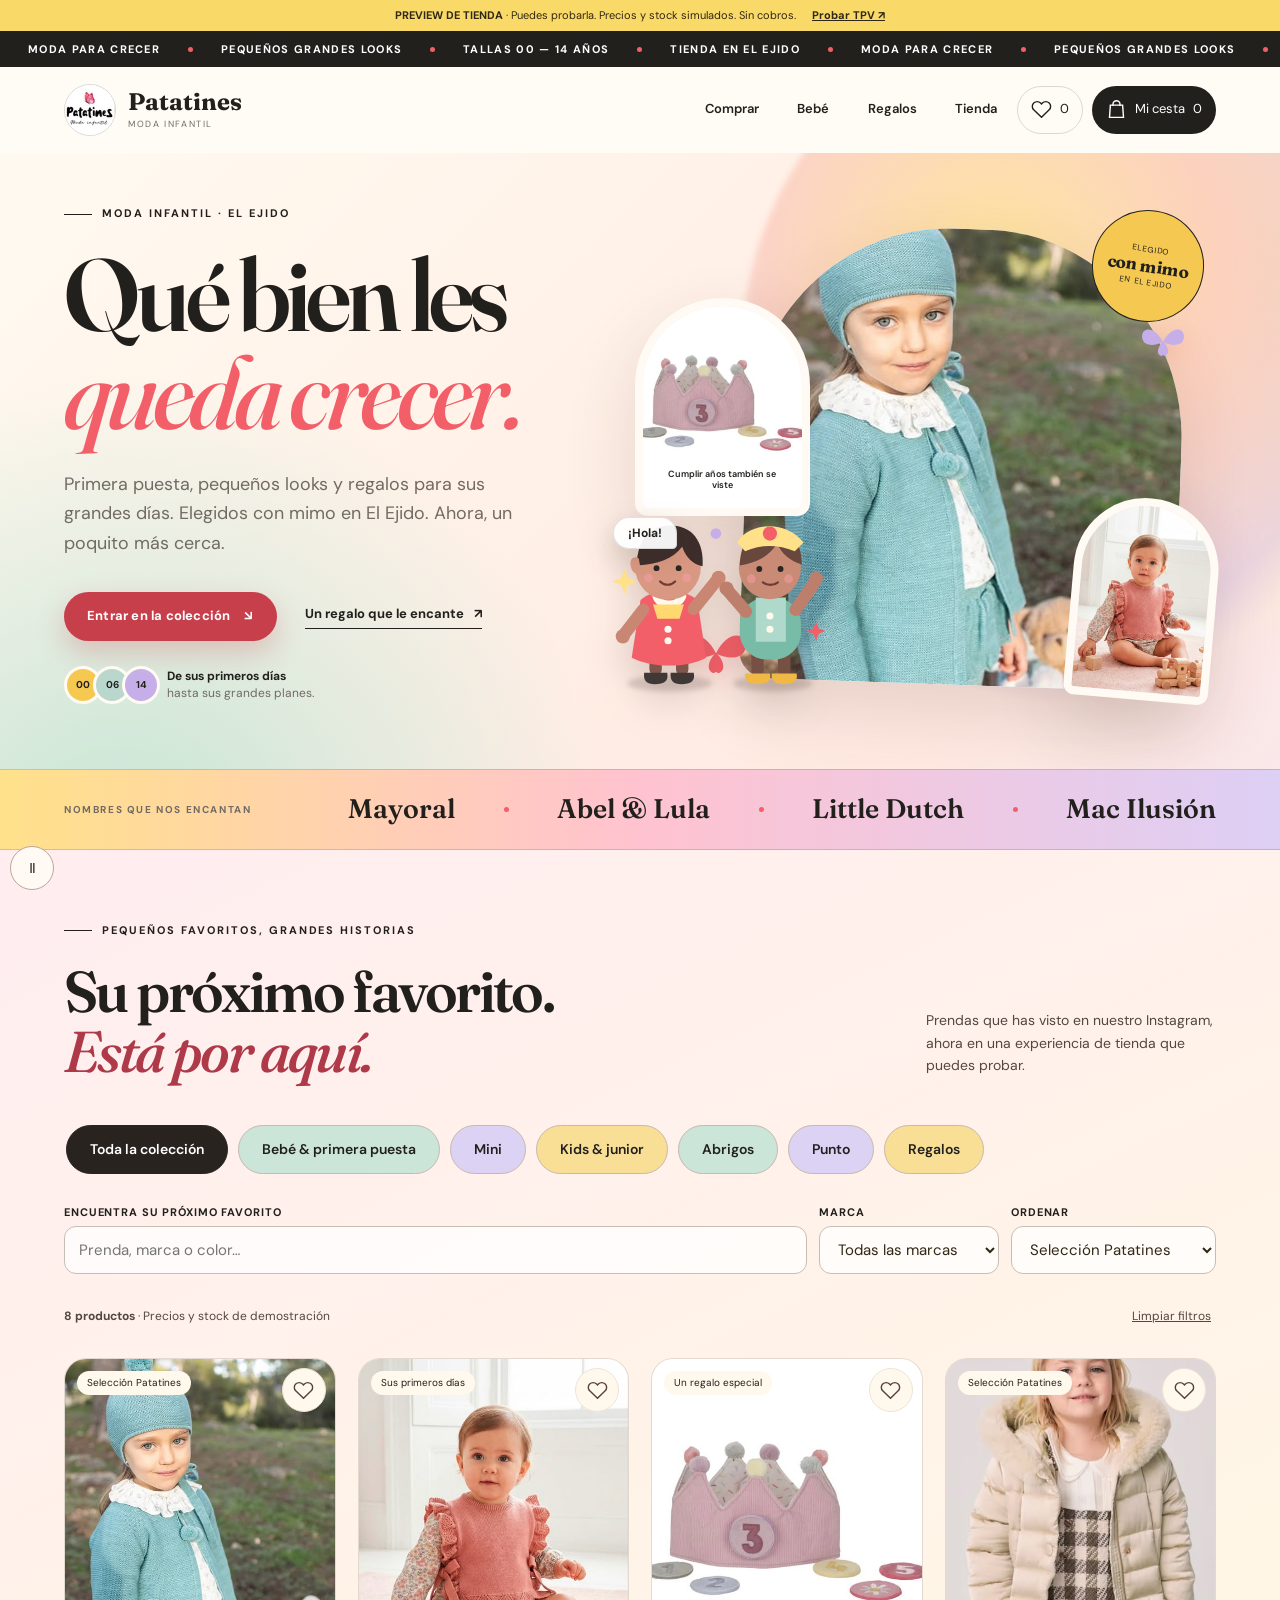
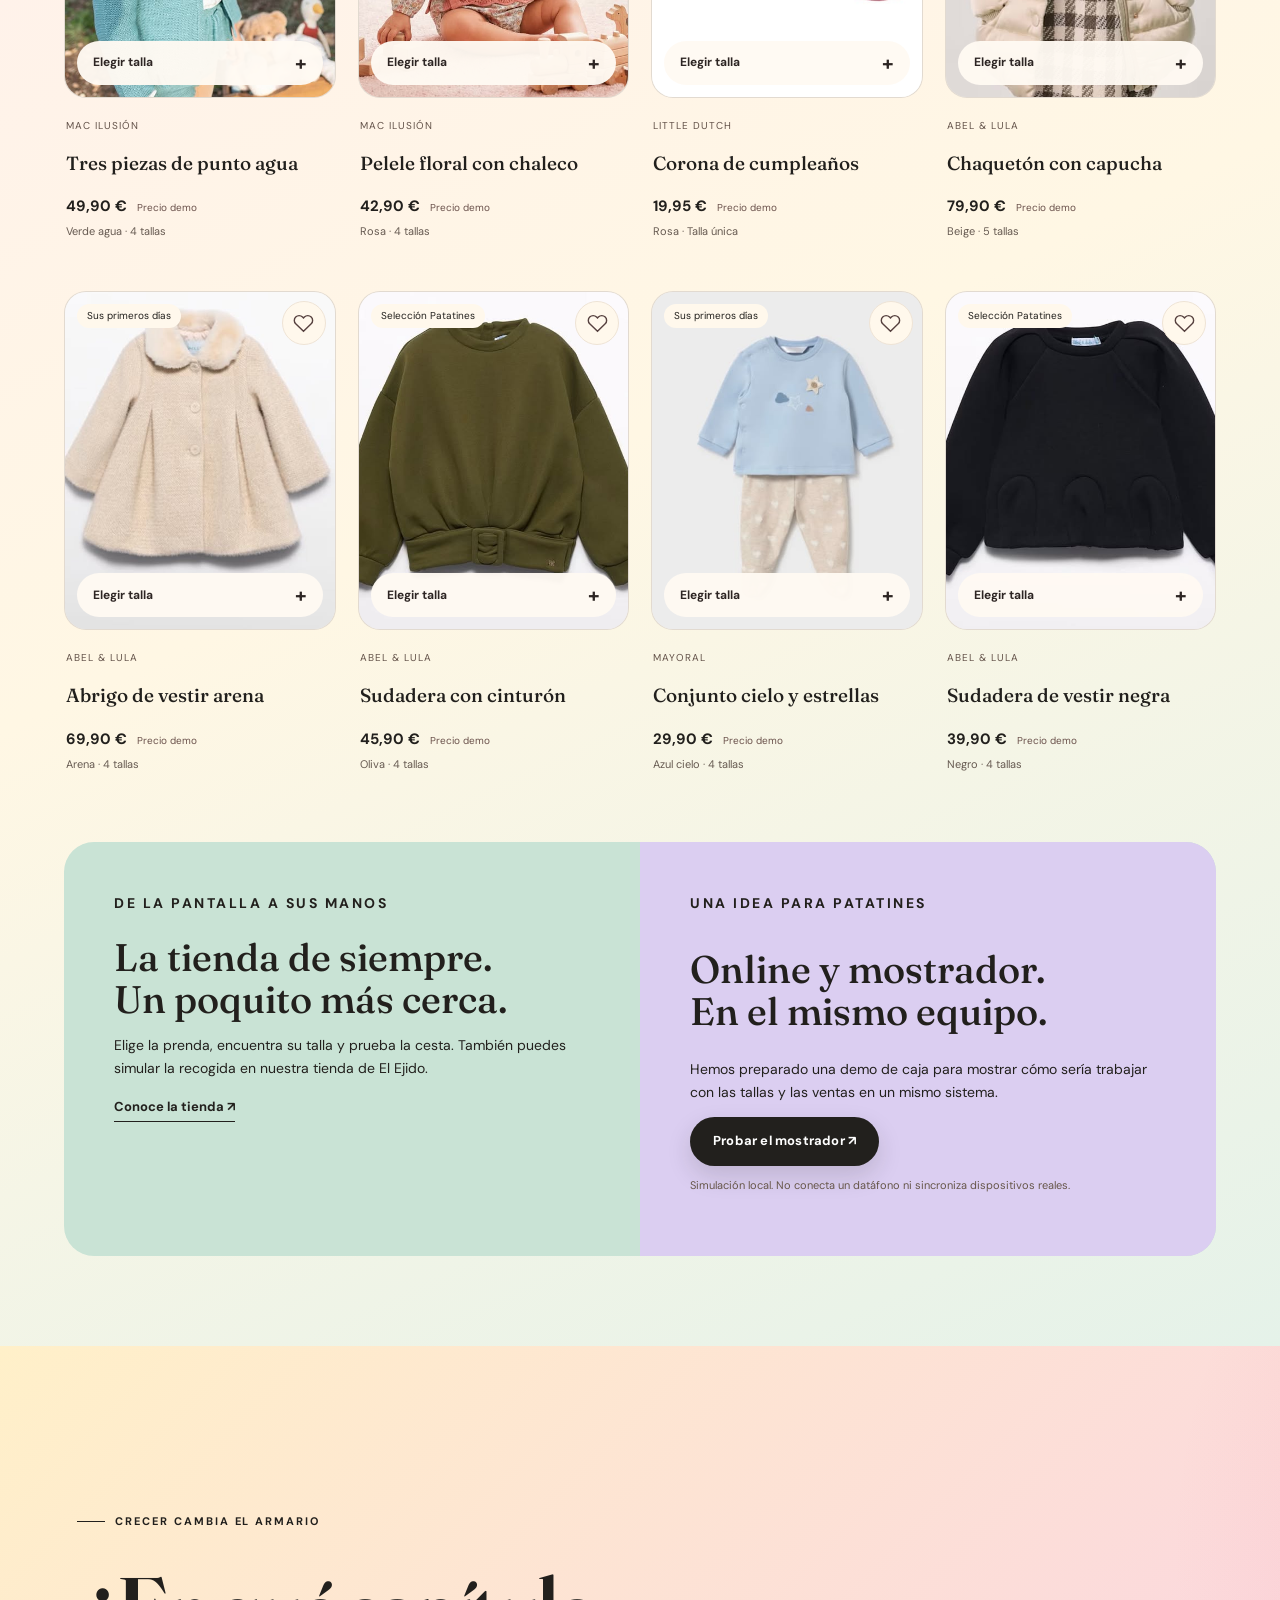
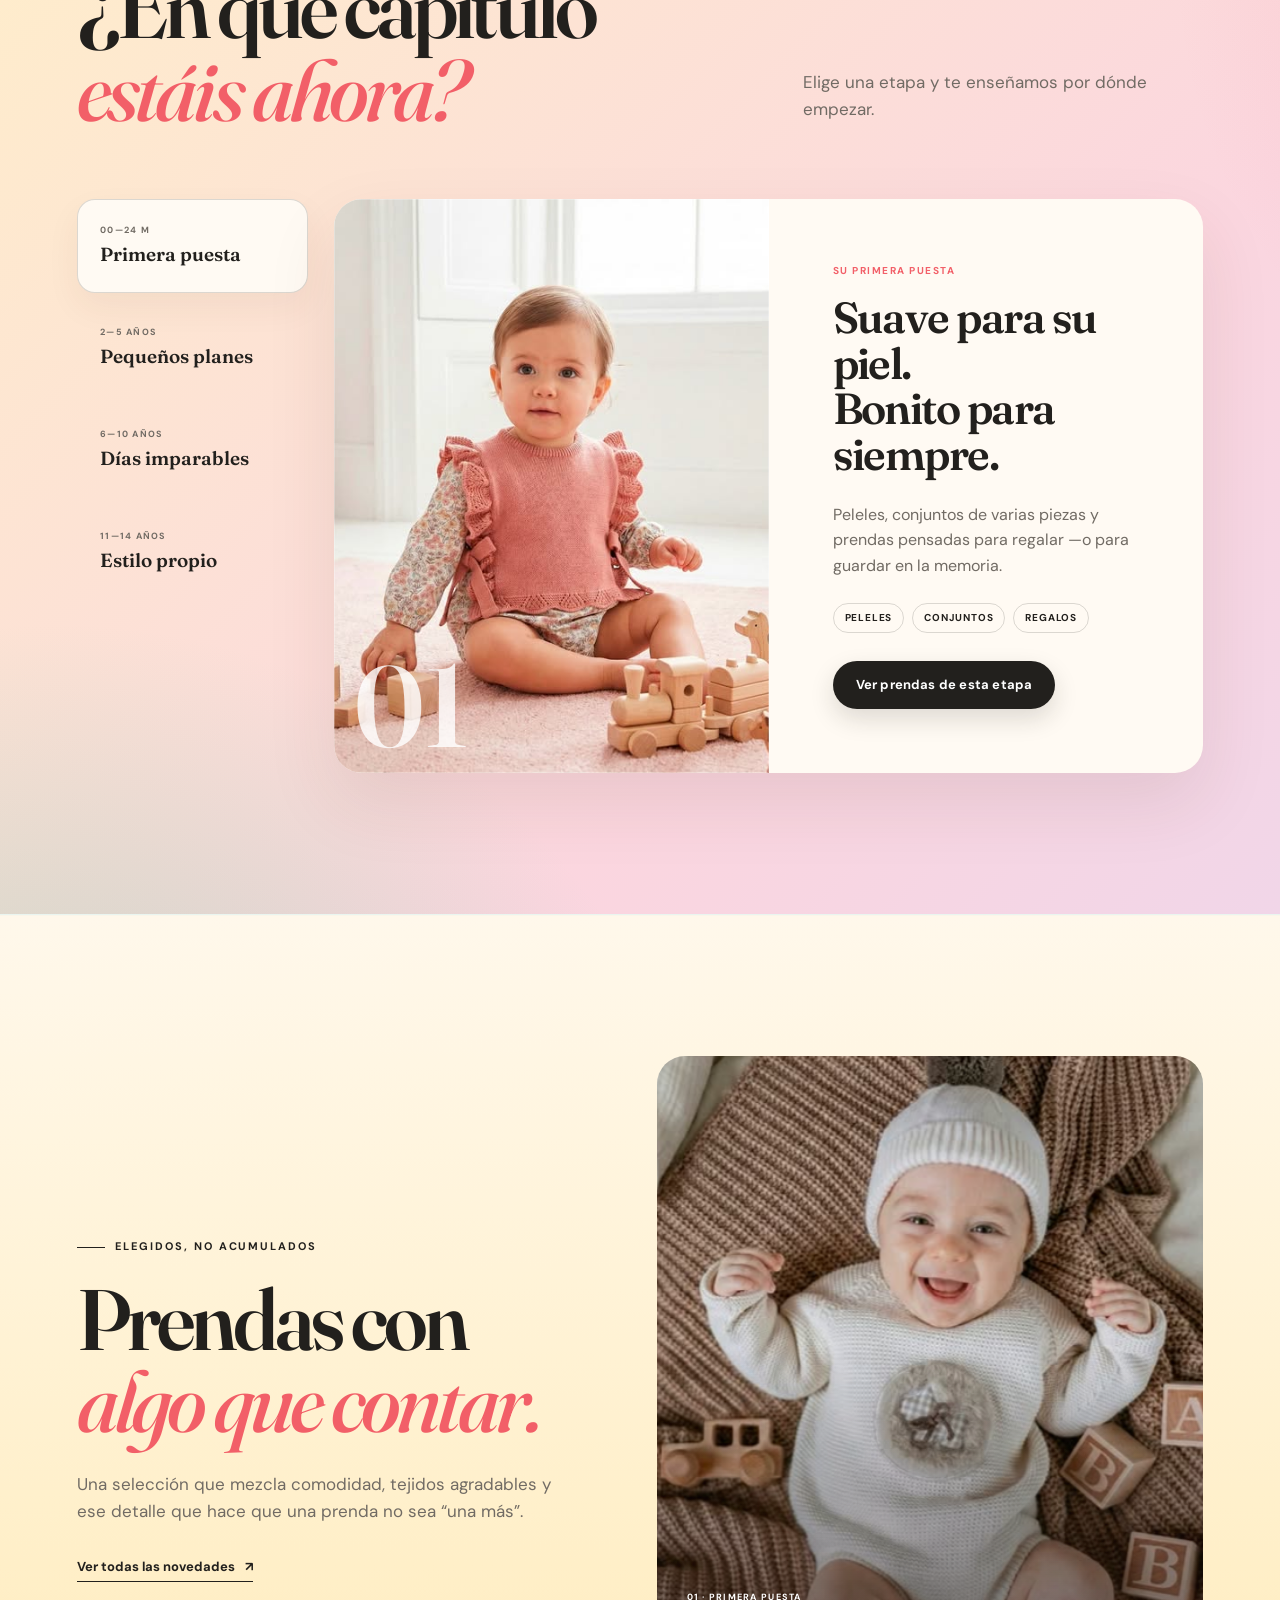
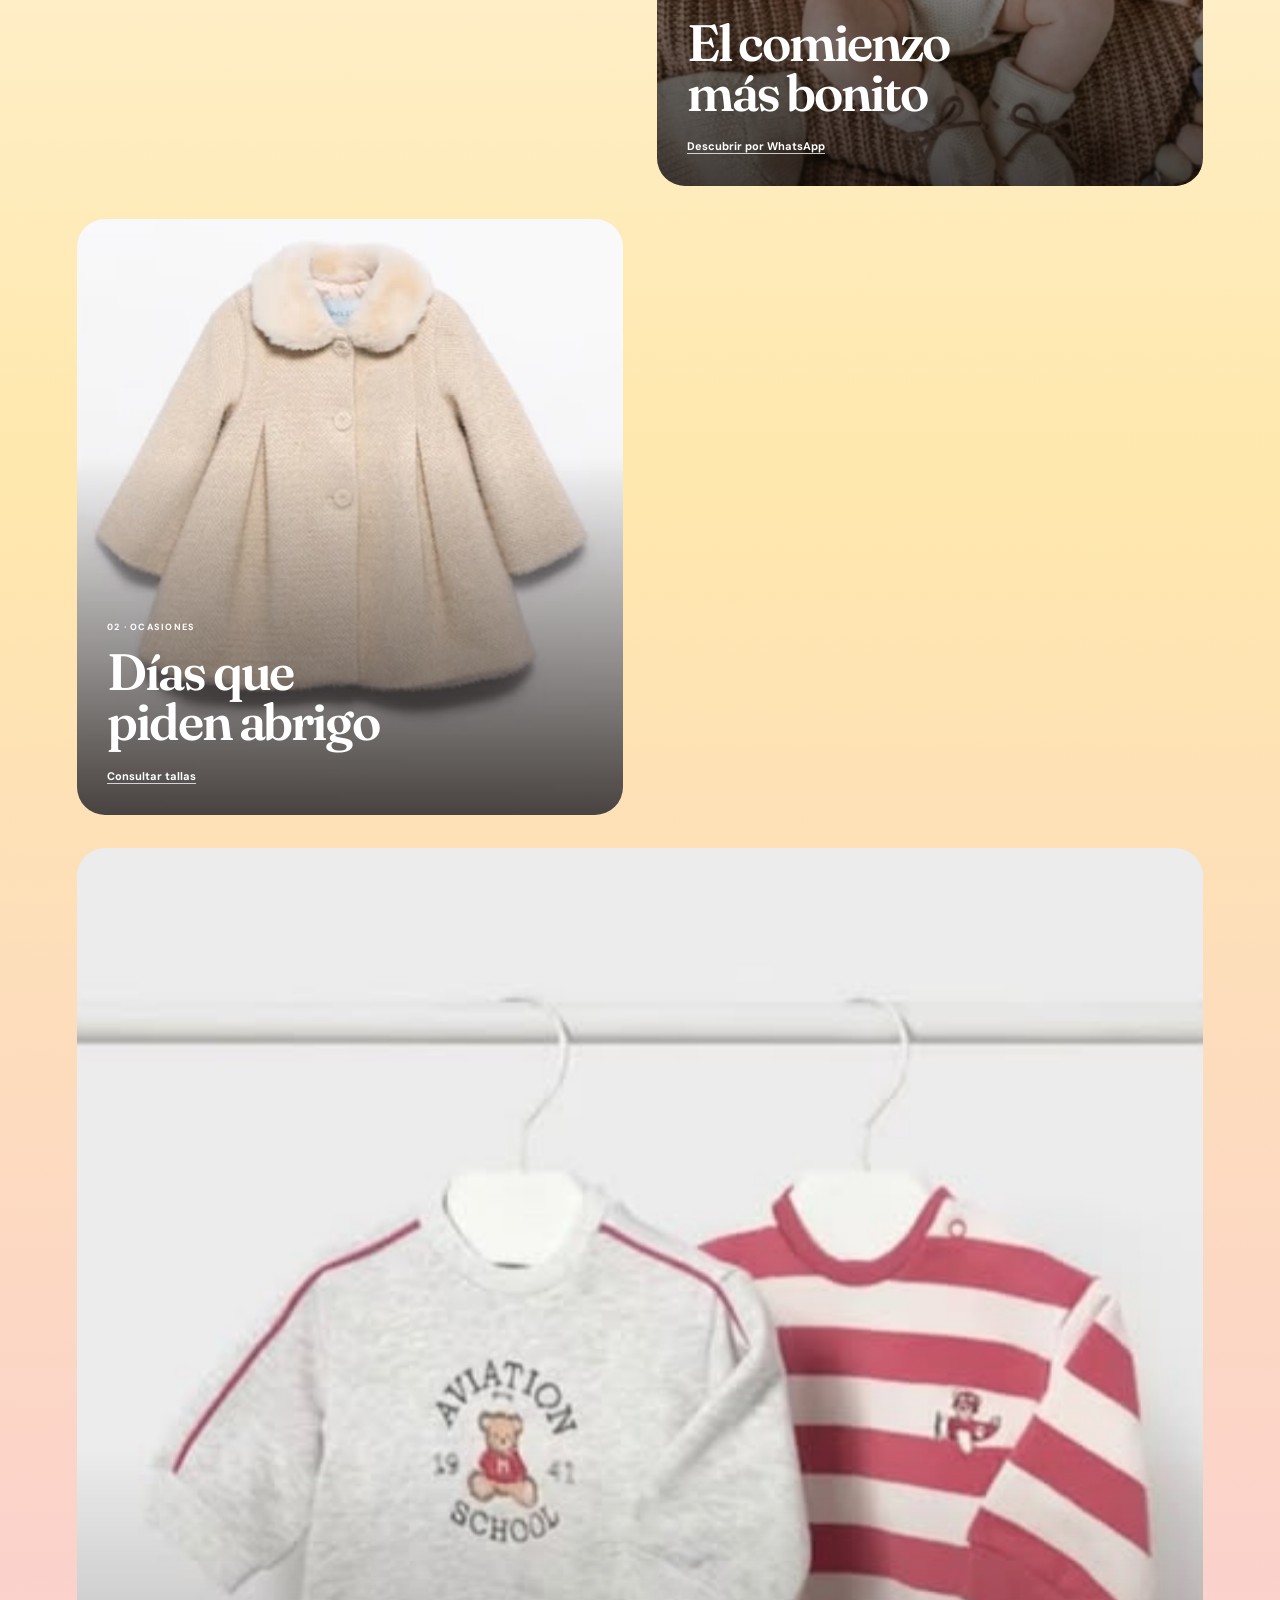
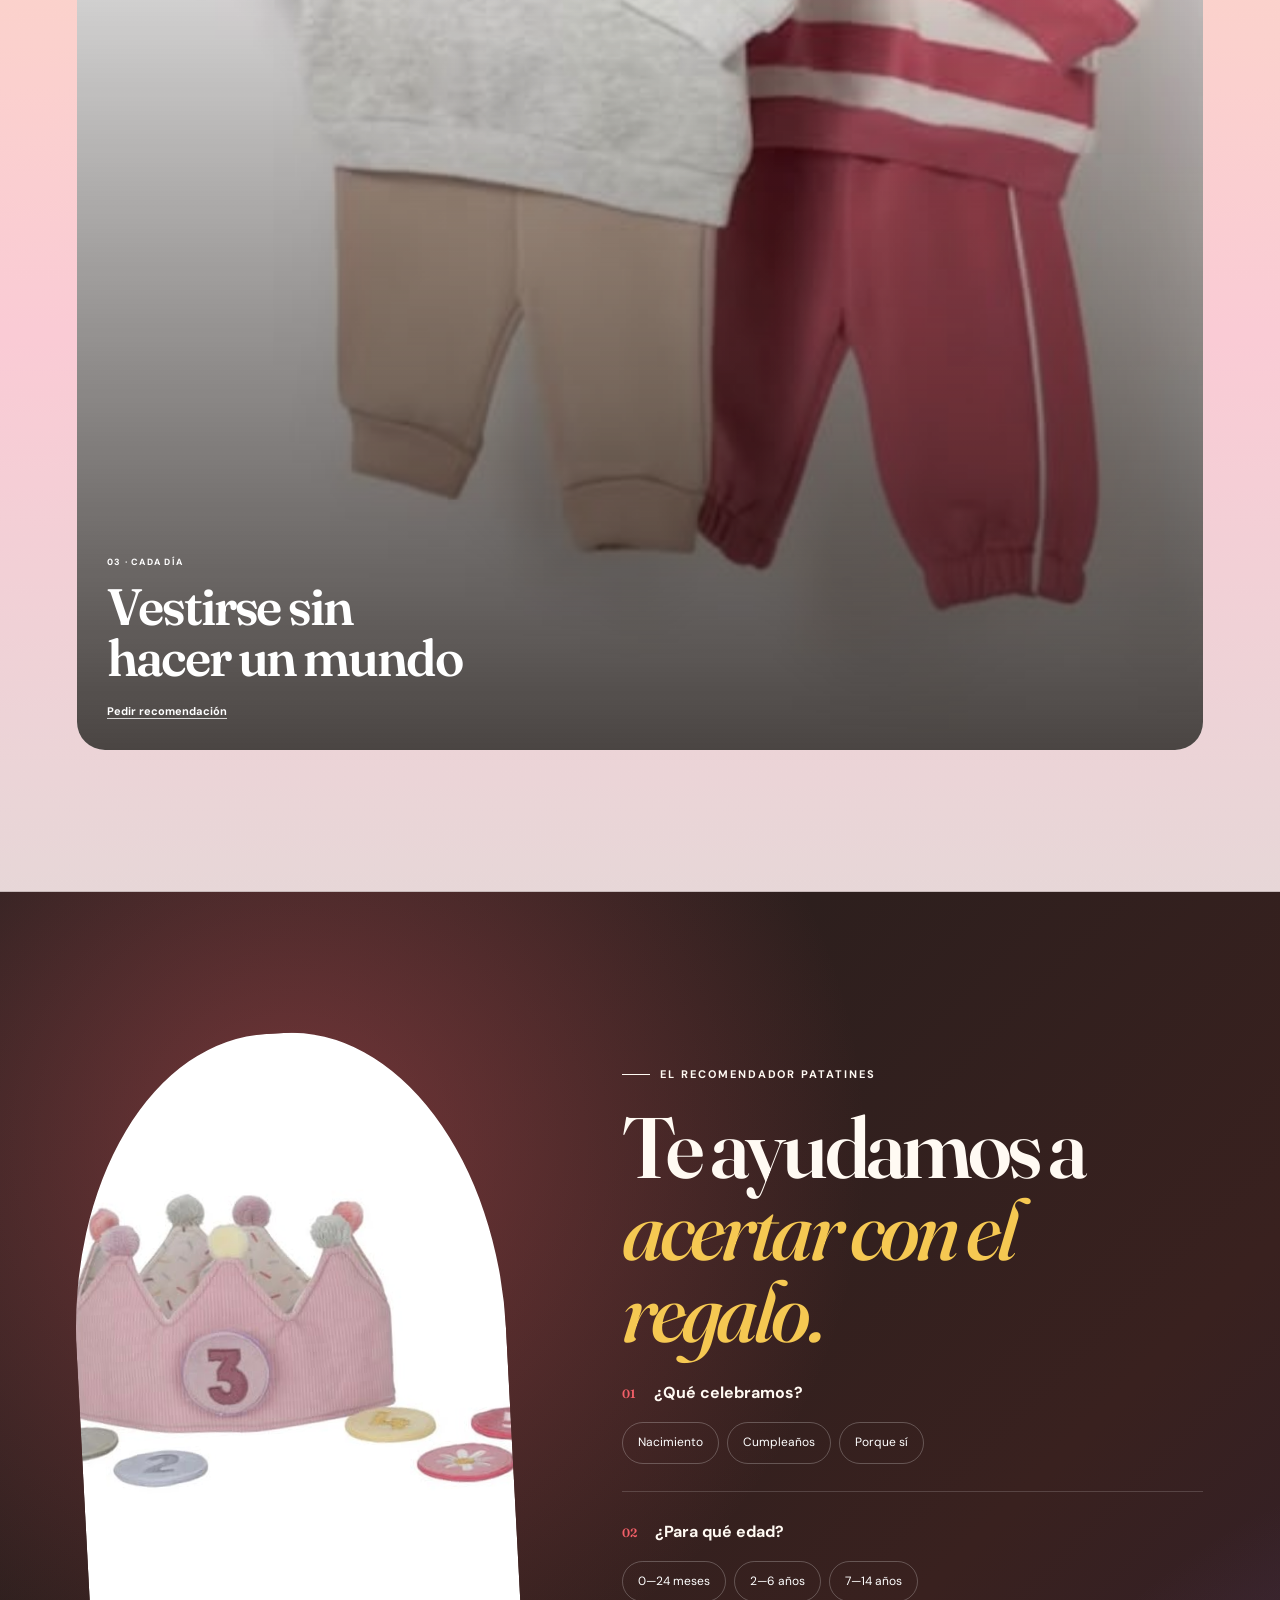
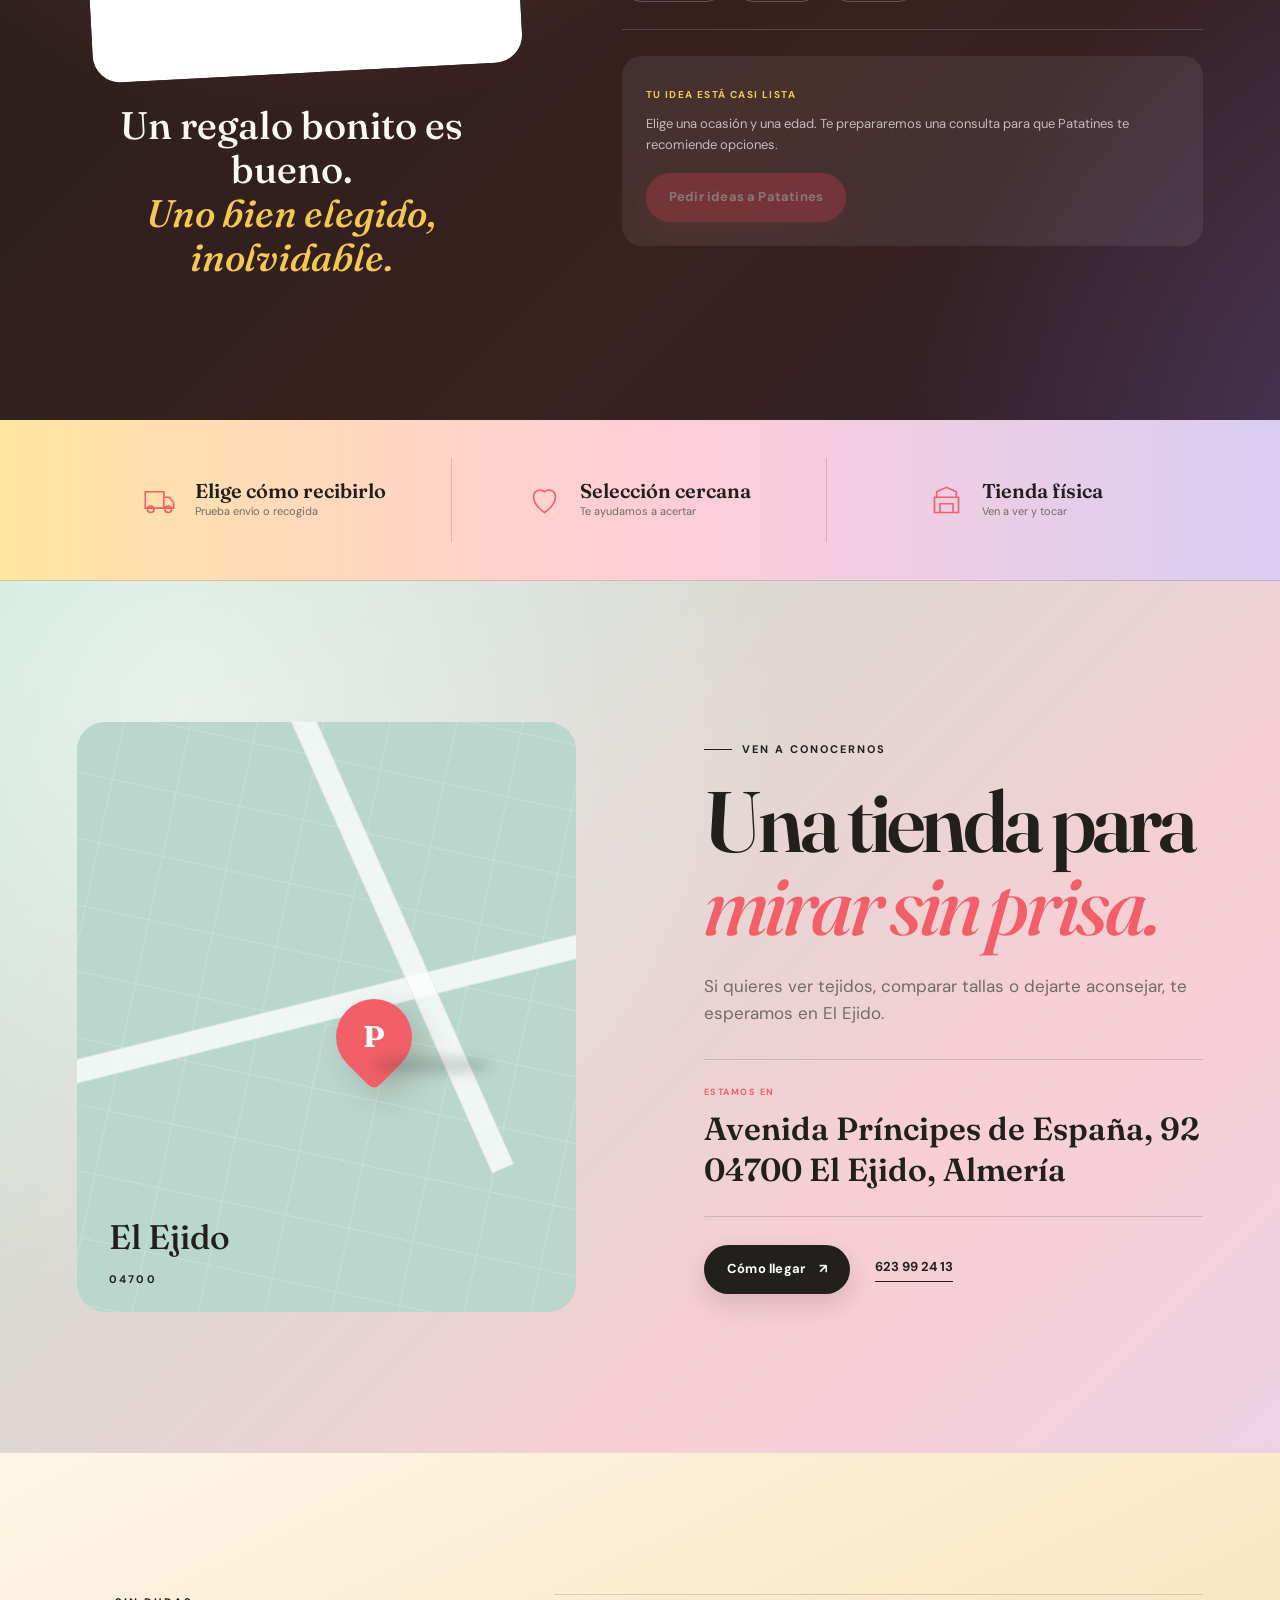
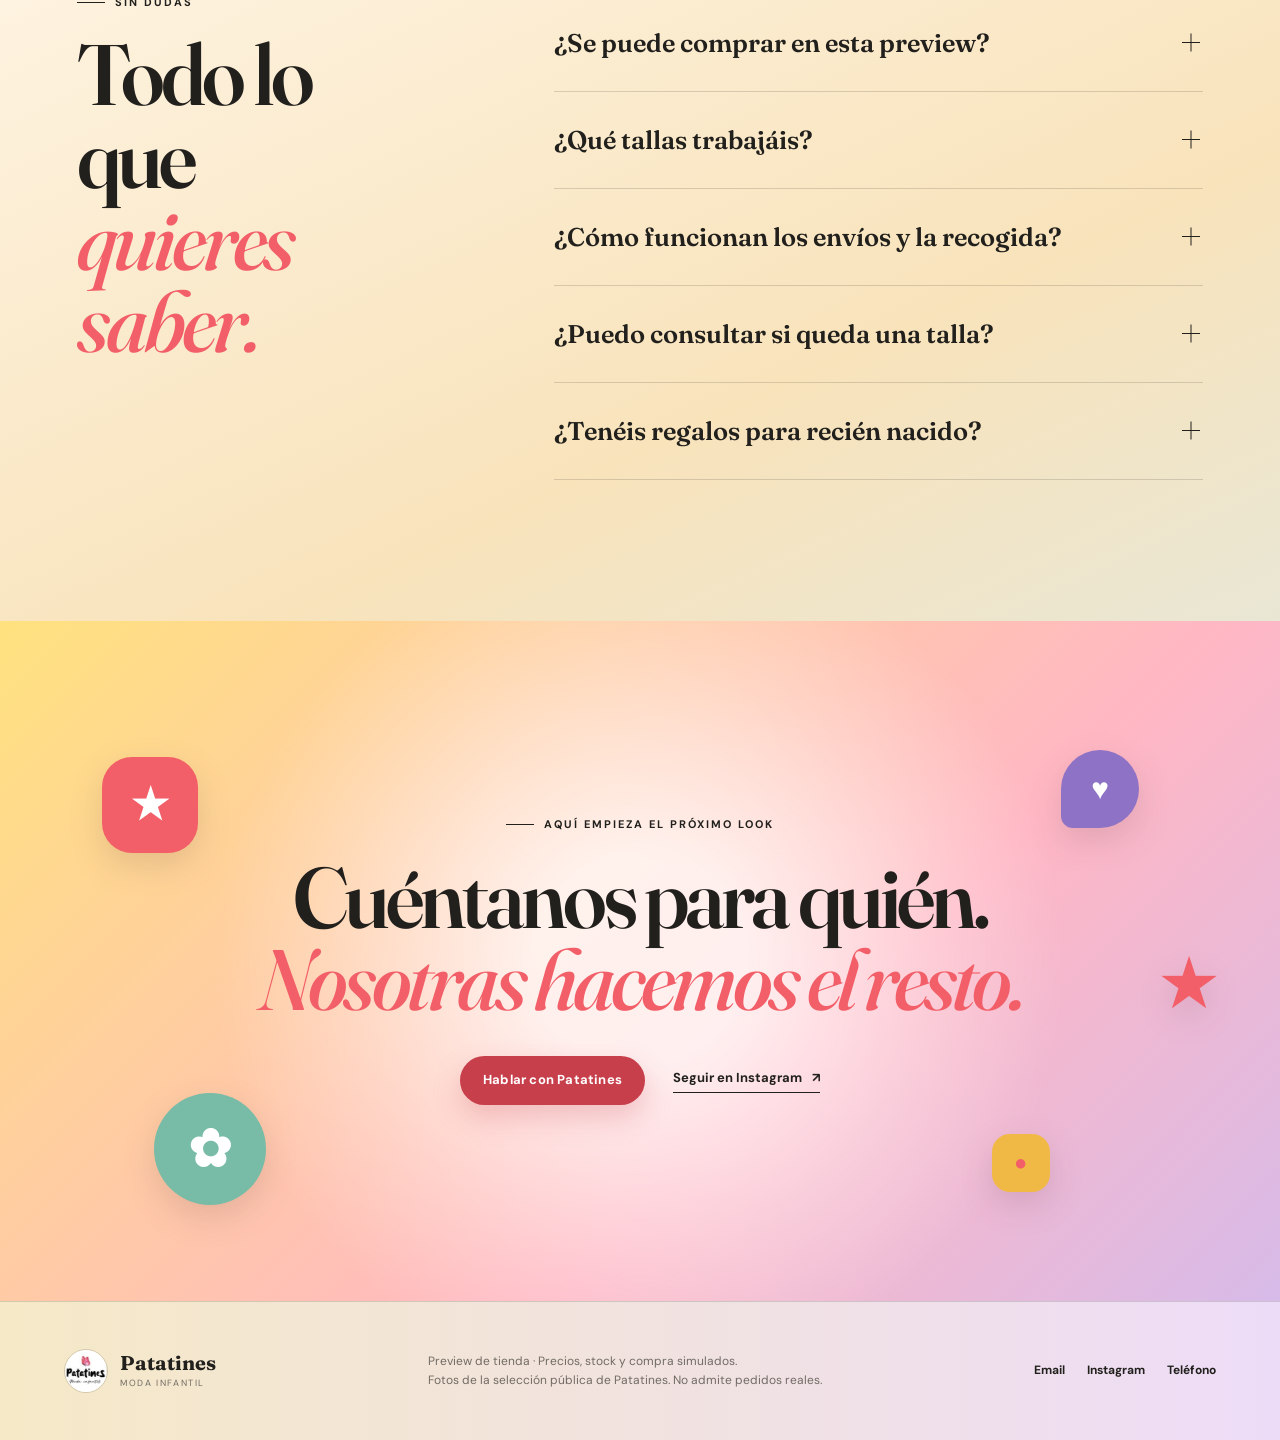
<file: index.html>
<!doctype html>
<html lang="es">
<head>
  <meta charset="utf-8">
  <meta name="viewport" content="width=device-width, initial-scale=1">
  <meta name="description" content="Patatines Moda Infantil: ropa, accesorios y regalos para peques de 0 a 14 años en El Ejido, Almería.">
  <meta name="theme-color" content="#fffcf6">
  <meta name="robots" content="noindex,nofollow">
  <meta property="og:title" content="Patatines Moda Infantil · El Ejido">
  <meta property="og:description" content="Qué bien les queda crecer. Moda infantil, primera puesta, accesorios y regalos.">
  <meta property="og:image" content="assets/instagram-10.jpg">
  <link rel="canonical" href="https://jmcabeo-ai.github.io/patatines-moda-infantil-demo/">
  <title>Patatines · Tienda online de moda infantil | Preview</title>
  <link rel="preconnect" href="https://fonts.googleapis.com">
  <link rel="preconnect" href="https://fonts.gstatic.com" crossorigin>
  <link href="https://fonts.googleapis.com/css2?family=DM+Sans:wght@400;500;600;700&family=Fraunces:opsz,wght@9..144,500;9..144,600;9..144,700&display=swap" rel="stylesheet" media="print" onload="this.media='all'">
  <noscript><link href="https://fonts.googleapis.com/css2?family=DM+Sans:wght@400;500;600;700&family=Fraunces:opsz,wght@9..144,500;9..144,600;9..144,700&display=swap" rel="stylesheet"></noscript>
  <link rel="icon" href="favicon.svg" type="image/svg+xml">
  <link rel="stylesheet" href="styles.css?v=20260925-mobile-motion">
  <link rel="stylesheet" href="shop.css?v=20260925-shop">
  <script type="application/ld+json">
  {
    "@context": "https://schema.org",
    "@type": "ClothingStore",
    "name": "Patatines Moda Infantil",
    "description": "Moda infantil, primera puesta, accesorios y regalos de 0 a 14 años.",
    "telephone": "+34623992413",
    "email": "patatines.moda.infantil92@gmail.com",
    "address": {
      "@type": "PostalAddress",
      "streetAddress": "Avenida Príncipes de España, 92",
      "postalCode": "04700",
      "addressLocality": "El Ejido",
      "addressRegion": "Almería",
      "addressCountry": "ES"
    },
    "sameAs": ["https://www.instagram.com/patatines.moda.infantil/"]
  }
  </script>
</head>
<body data-mode="web">
  <a class="skip-link" href="#contenido">Saltar al contenido</a>
  <div class="cursor-aura" aria-hidden="true"></div>

  <div class="intro" aria-hidden="true">
    <div class="intro__mark">
      <span>P</span>
      <svg viewBox="0 0 70 56" role="presentation"><path d="M35 29C24 4 4 7 6 22c2 12 17 13 29 7Z"/><path d="M35 29C46 4 66 7 64 22c-2 12-17 13-29 7Z"/><path d="M35 28c-8 8-11 18-4 21 7 2 7-12 4-21Z"/><path d="M35 28c8 8 11 18 4 21-7 2-7-12-4-21Z"/></svg>
    </div>
    <p>Pequeñas prendas. Grandes historias.</p>
  </div>

  <div class="demo-bar"><span><strong>PREVIEW DE TIENDA</strong> · Puedes probarla. Precios y stock simulados. Sin cobros.</span><a href="tpv.html">Probar TPV ↗</a></div>
  <div class="announcement">
    <div class="announcement__track" aria-label="Ventajas de compra">
      <span>Moda para crecer</span><i></i><span>Pequeños grandes looks</span><i></i><span>Tallas 00 — 14 años</span><i></i><span>Tienda en El Ejido</span><i></i>
      <span aria-hidden="true">Moda para crecer</span><i aria-hidden="true"></i><span aria-hidden="true">Pequeños grandes looks</span><i aria-hidden="true"></i><span aria-hidden="true">Tallas 00 — 14 años</span><i aria-hidden="true"></i><span aria-hidden="true">Tienda en El Ejido</span>
    </div>
  </div>

  <header class="site-header" data-header>
    <a class="brand" href="#inicio">
      <img src="assets/logo-instagram.jpg" alt="" width="54" height="54">
      <span><strong>Patatines</strong><small>Moda infantil</small></span>
    </a>
    <nav class="desktop-nav" aria-label="Navegación principal">
      <a href="#catalogo">Comprar</a>
      <a href="#catalogo" data-shop-category="bebe">Bebé</a>
      <a href="#catalogo" data-shop-category="regalos">Regalos</a>
      <a href="#tienda">Tienda</a>
    </nav>
    <div class="shop-header-actions"><button id="favorite-filter" class="shop-icon" aria-label="Ver favoritos" aria-pressed="false"><svg viewBox="0 0 24 24" aria-hidden="true"><path d="M20.8 4.6a5.5 5.5 0 0 0-7.8 0L12 5.7l-1.1-1.1a5.5 5.5 0 0 0-7.8 7.8L12 21l8.8-8.6a5.5 5.5 0 0 0 0-7.8Z"/></svg><span data-favorites-count>0</span></button><button class="shop-icon shop-icon--cart" data-open-cart aria-label="Abrir cesta"><svg viewBox="0 0 24 24" aria-hidden="true"><path d="M5 7h14l1 14H4L5 7ZM8 8V6a4 4 0 0 1 8 0v2"/></svg><span class="shop-cart-label">Mi cesta</span><span data-cart-count>0</span></button></div>
    <button class="menu-toggle" type="button" aria-expanded="false" aria-controls="mobile-menu" aria-label="Abrir menú">
      <span></span><span></span>
    </button>
    <div class="mobile-menu" id="mobile-menu" hidden>
      <a href="#catalogo">Toda la colección</a>
      <a href="#catalogo" data-shop-category="bebe">Bebé &amp; primera puesta</a>
      <a href="#catalogo" data-shop-category="junior">Kids &amp; junior</a>
      <a href="#catalogo" data-shop-category="regalos">Regalos</a>
      <a href="#tienda">Tienda</a>
      <a href="https://wa.me/34623992413" target="_blank" rel="noopener">Hablar con Patatines</a>
    </div>
  </header>

  <main id="contenido">
    <section class="hero" id="inicio">
      <div class="hero__wash" aria-hidden="true"></div>
      <div class="mobile-greeting" aria-hidden="true">
        <span class="mobile-greeting__bubble">¡Hola!</span>
        <span class="mobile-greeting__face mobile-greeting__face--coral"><i></i></span>
        <span class="mobile-greeting__face mobile-greeting__face--mint"><i></i></span>
        <span class="mobile-greeting__star">★</span>
      </div>
      <div class="hero__copy reveal">
        <p class="eyebrow"><span></span> Moda infantil · El Ejido</p>
        <h1>Qué bien les<br><em>queda crecer.</em></h1>
        <p class="hero__lead">Primera puesta, pequeños looks y regalos para sus grandes días. Elegidos con mimo en El Ejido. Ahora, un poquito más cerca.</p>
        <div class="hero__actions">
          <a class="button button--coral" href="#catalogo">Entrar en la colección <span aria-hidden="true">↘</span></a>
          <a class="text-link" href="#catalogo" data-shop-category="regalos">Un regalo que le encante <span aria-hidden="true">↗</span></a>
        </div>
        <div class="hero__note">
          <div class="avatar-stack" aria-hidden="true"><span>00</span><span>06</span><span>14</span></div>
          <p><strong>De sus primeros días</strong><br>hasta sus grandes planes.</p>
        </div>
      </div>

      <div class="hero__visual" data-parallax>
        <div class="hero__stamp" aria-hidden="true"><span>Elegido</span><strong>con mimo</strong><span>en El Ejido</span></div>
        <figure class="photo photo--main">
          <img src="assets/instagram-10.jpg" alt="Conjunto infantil de punto en tono verde agua" width="640" height="640" fetchpriority="high">
        </figure>
        <figure class="photo photo--small photo--crown">
          <img src="assets/instagram-06.jpg" alt="Corona infantil de cumpleaños ajustable" width="640" height="640">
          <figcaption>Cumplir años también se viste</figcaption>
        </figure>
        <figure class="photo photo--small photo--baby">
          <img src="assets/instagram-11.jpg" alt="Conjunto de primera puesta en tonos rosa y flores" width="640" height="640">
        </figure>
        <svg class="butterfly butterfly--one" viewBox="0 0 74 60" aria-hidden="true"><path d="M37 31C24 4 2 8 5 25c2 12 18 13 32 6Z"/><path d="M37 31C50 4 72 8 69 25c-2 12-18 13-32 6Z"/><path d="M37 30c-8 8-11 18-4 22 7 2 7-12 4-22Z"/><path d="M37 30c8 8 11 18 4 22-7 2-7-12-4-22Z"/></svg>
        <svg class="butterfly butterfly--two" viewBox="0 0 74 60" aria-hidden="true"><path d="M37 31C24 4 2 8 5 25c2 12 18 13 32 6Z"/><path d="M37 31C50 4 72 8 69 25c-2 12-18 13-32 6Z"/><path d="M37 30c-8 8-11 18-4 22 7 2 7-12 4-22Z"/><path d="M37 30c8 8 11 18 4 22-7 2-7-12-4-22Z"/></svg>
        <div class="toy-stage" aria-hidden="true">
          <span class="toy-stage__bubble">¡Hola!</span>
          <svg viewBox="0 0 260 220" focusable="false">
            <ellipse class="toy__shadow" cx="72" cy="199" rx="48" ry="9"/>
            <ellipse class="toy__shadow" cx="188" cy="199" rx="45" ry="9"/>
            <g class="toy toy--coral">
              <g class="toy__bob">
                <rect x="49" y="156" width="14" height="34" rx="7" fill="#80564a"/>
                <rect x="79" y="156" width="14" height="34" rx="7" fill="#80564a"/>
                <path d="M43 187h26c2 9-3 13-14 13-9 0-13-4-12-13Z" fill="#3f3837"/>
                <path d="M73 187h26c2 9-3 13-14 13-9 0-13-4-12-13Z" fill="#3f3837"/>
                <path d="M39 105c14-13 48-14 64 0l10 65c-21 12-61 12-84 0Z" fill="#f25f68"/>
                <path d="M57 101c4 12 24 12 29 0" fill="none" stroke="#fff8ed" stroke-width="9" stroke-linecap="round"/>
                <path d="M42 116 21 143" fill="none" stroke="#c98672" stroke-width="14" stroke-linecap="round"/>
                <circle cx="19" cy="146" r="8" fill="#c98672"/>
                <g class="toy__arm toy__arm--wave">
                  <path d="M99 115 124 84" fill="none" stroke="#c98672" stroke-width="14" stroke-linecap="round"/>
                  <circle cx="127" cy="80" r="8" fill="#c98672"/>
                </g>
                <circle cx="70" cy="68" r="37" fill="#d89882"/>
                <path d="M35 66c0-31 17-45 38-45 24 0 38 18 36 46-11-2-19-10-23-22-11 14-27 20-51 21Z" fill="#3d2e2c"/>
                <path d="M37 58c-6-4-11 1-9 9 1 7 6 10 12 8" fill="#d89882"/>
                <g class="toy__eyes">
                  <circle cx="57" cy="69" r="3.3" fill="#2b2524"/>
                  <circle cx="82" cy="69" r="3.3" fill="#2b2524"/>
                </g>
                <circle cx="48" cy="80" r="5" fill="#ef9c9f" opacity=".72"/>
                <circle cx="91" cy="80" r="5" fill="#ef9c9f" opacity=".72"/>
                <path d="M61 84c5 5 12 5 17 0" fill="none" stroke="#6e3d38" stroke-width="2.5" stroke-linecap="round"/>
                <path d="M53 110h35l-5 16H58Z" fill="#ffd96f"/>
                <circle cx="70" cy="138" r="4" fill="#fff8ed"/>
                <circle cx="70" cy="151" r="4" fill="#fff8ed"/>
              </g>
            </g>
            <g class="toy toy--mint">
              <g class="toy__bob">
                <rect x="164" y="158" width="14" height="33" rx="7" fill="#775044"/>
                <rect x="194" y="158" width="14" height="33" rx="7" fill="#775044"/>
                <path d="M157 188h28c2 8-3 12-15 12-9 0-14-4-13-12Z" fill="#f0b946"/>
                <path d="M187 188h28c2 8-3 12-15 12-9 0-14-4-13-12Z" fill="#f0b946"/>
                <rect x="151" y="102" width="69" height="70" rx="30" fill="#78bca7"/>
                <path d="M169 102v50h34v-50" fill="#afd9cb"/>
                <path d="M158 118 138 95" fill="none" stroke="#bd7f6c" stroke-width="14" stroke-linecap="round"/>
                <circle cx="136" cy="92" r="8" fill="#bd7f6c"/>
                <g class="toy__arm toy__arm--wave toy__arm--wave-late">
                  <path d="M214 116 235 86" fill="none" stroke="#bd7f6c" stroke-width="14" stroke-linecap="round"/>
                  <circle cx="237" cy="81" r="8" fill="#bd7f6c"/>
                </g>
                <circle cx="185" cy="69" r="35" fill="#c98b76"/>
                <path d="M151 66c1-28 14-42 35-42 21 0 35 14 35 41-13-4-23-12-28-24-8 14-22 22-42 25Z" fill="#68473d"/>
                <path d="M148 40c13-23 55-26 75 0l-10 10c-19-8-38-8-56 0Z" fill="#ffe18a"/>
                <circle cx="185" cy="30" r="8" fill="#f25f68"/>
                <g class="toy__eyes toy__eyes--late">
                  <circle cx="173" cy="70" r="3.3" fill="#2b2524"/>
                  <circle cx="197" cy="70" r="3.3" fill="#2b2524"/>
                </g>
                <circle cx="164" cy="81" r="5" fill="#e99896" opacity=".72"/>
                <circle cx="206" cy="81" r="5" fill="#e99896" opacity=".72"/>
                <path d="M177 85c5 4 12 4 17 0" fill="none" stroke="#6e3d38" stroke-width="2.5" stroke-linecap="round"/>
                <circle cx="185" cy="123" r="4" fill="#fff8ed"/>
                <circle cx="185" cy="138" r="4" fill="#fff8ed"/>
              </g>
            </g>
            <g class="toy__sparkle toy__sparkle--one"><path d="m21 70 4 10 10 4-10 4-4 10-4-10-10-4 10-4Z" fill="#ffe18a"/></g>
            <g class="toy__sparkle toy__sparkle--two"><path d="m237 129 3 8 8 3-8 3-3 8-3-8-8-3 8-3Z" fill="#f25f68"/></g>
            <circle class="toy__sparkle toy__sparkle--three" cx="124" cy="30" r="6" fill="#c6afe8"/>
          </svg>
        </div>
      </div>
    </section>

    <section class="brand-ribbon" aria-label="Marcas presentes en la selección de Patatines">
      <span class="brand-ribbon__label">Nombres que nos encantan</span>
      <div class="brand-ribbon__names">
        <span>Mayoral</span><i></i><span>Abel &amp; Lula</span><i></i><span>Little Dutch</span><i></i><span>Mac Ilusión</span>
      </div>
    </section>

    <section class="shop-section" id="catalogo" aria-labelledby="shop-title">
      <div class="shop-heading"><div><p class="eyebrow"><span></span> Pequeños favoritos, grandes historias</p><h2>Su próximo favorito.<br><em>Está por aquí.</em></h2></div><p>Prendas que has visto en nuestro Instagram, ahora en una experiencia de tienda que puedes probar.</p></div>
      <div class="shop-categories" aria-label="Categorías de producto">
        <button data-category="all" aria-pressed="true">Toda la colección</button><button data-category="bebe" aria-pressed="false">Bebé &amp; primera puesta</button><button data-category="mini" aria-pressed="false">Mini</button><button data-category="junior" aria-pressed="false">Kids &amp; junior</button><button data-category="abrigos" aria-pressed="false">Abrigos</button><button data-category="punto" aria-pressed="false">Punto</button><button data-category="regalos" aria-pressed="false">Regalos</button>
      </div>
<div class="shop-toolbar">
          <label class="shop-search"><span>Encuentra su próximo favorito</span><input type="search" id="shop-search" placeholder="Prenda, marca o color…" autocomplete="off"></label>
          <label class="filter-select"><span>Marca</span><select id="brand-filter"><option value="all">Todas las marcas</option><option>Abel &amp; Lula</option><option>Mac Ilusión</option><option>Mayoral</option><option>Little Dutch</option></select></label>
          <label class="filter-select"><span>Ordenar</span><select id="sort-products"><option value="selected">Selección Patatines</option><option value="low">Precio: menor a mayor</option><option value="high">Precio: mayor a menor</option></select></label>
        </div>
      <div class="shop-meta"><p><strong id="product-count" aria-live="polite"></strong> · Precios y stock de demostración</p><button data-reset-filters>Limpiar filtros</button></div>
      <div id="product-grid" class="product-grid"></div>
      <noscript><p>Activa JavaScript para probar el catálogo y la cesta. <a href="https://www.instagram.com/patatines.moda.infantil/">Puedes ver las prendas en Instagram.</a></p></noscript>
      <div class="shop-story"><div><p class="eyebrow">De la pantalla a sus manos</p><h3>La tienda de siempre.<br>Un poquito más cerca.</h3><p>Elige la prenda, encuentra su talla y prueba la cesta. También puedes simular la recogida en nuestra tienda de El Ejido.</p><a class="text-link" href="#tienda">Conoce la tienda ↗</a></div><div class="story-side"><p class="eyebrow">Una idea para Patatines</p><h3>Online y mostrador.<br>En el mismo equipo.</h3><p>Hemos preparado una demo de caja para mostrar cómo sería trabajar con las tallas y las ventas en un mismo sistema.</p><a class="button button--ink" href="tpv.html">Probar el mostrador ↗</a><p class="demo-fine">Simulación local. No conecta un datáfono ni sincroniza dispositivos reales.</p></div></div>
    </section>
    <section class="age-finder section" id="edades">
      <div class="section-heading reveal">
        <p class="eyebrow"><span></span> Crecer cambia el armario</p>
        <h2>¿En qué capítulo<br><em>estáis ahora?</em></h2>
        <p>Elige una etapa y te enseñamos por dónde empezar.</p>
      </div>

      <div class="age-finder__panel reveal">
        <div class="age-tabs" role="tablist" aria-label="Selecciona una etapa">
          <button type="button" class="age-tab is-active" role="tab" aria-selected="true" data-age="newborn"><span>00—24 m</span>Primera puesta</button>
          <button type="button" class="age-tab" role="tab" aria-selected="false" data-age="mini"><span>2—5 años</span>Pequeños planes</button>
          <button type="button" class="age-tab" role="tab" aria-selected="false" data-age="kids"><span>6—10 años</span>Días imparables</button>
          <button type="button" class="age-tab" role="tab" aria-selected="false" data-age="junior"><span>11—14 años</span>Estilo propio</button>
        </div>
        <div class="age-card" aria-live="polite">
          <div class="confetti-burst" aria-hidden="true">
            <i></i><i></i><i></i><i></i><i></i><i></i><i></i><i></i>
          </div>
          <div class="age-card__image-wrap">
            <img id="age-image" src="assets/instagram-11.jpg" alt="Conjunto rosa de primera puesta" width="640" height="640">
            <span class="age-card__number" id="age-number">01</span>
          </div>
          <div class="age-card__body">
            <p class="age-card__kicker" id="age-kicker">Su primera puesta</p>
            <h3 id="age-title">Suave para su piel.<br>Bonito para siempre.</h3>
            <p id="age-text">Peleles, conjuntos de varias piezas y prendas pensadas para regalar —o para guardar en la memoria.</p>
            <div class="tag-list" id="age-tags"><span>Peleles</span><span>Conjuntos</span><span>Regalos</span></div>
            <a class="button button--ink" id="age-cta" href="#catalogo" data-shop-category="bebe">Ver prendas de esta etapa</a>
          </div>
        </div>
      </div>
    </section>

    <section class="editorial section" id="colecciones">
      <div class="editorial__intro reveal">
        <p class="eyebrow"><span></span> Elegidos, no acumulados</p>
        <h2>Prendas con<br><em>algo que contar.</em></h2>
        <p>Una selección que mezcla comodidad, tejidos agradables y ese detalle que hace que una prenda no sea “una más”.</p>
        <a class="text-link" href="https://www.instagram.com/patatines.moda.infantil/" target="_blank" rel="noopener">Ver todas las novedades <span aria-hidden="true">↗</span></a>
      </div>
      <article class="look-card look-card--large reveal">
        <img src="assets/instagram-09.jpg" alt="Bebé con conjunto de punto en tonos neutros" width="640" height="640" loading="lazy">
        <div><small>01 · Primera puesta</small><h3>El comienzo<br>más bonito</h3><span>Descubrir por WhatsApp</span></div>
        <a href="https://wa.me/34623992413?text=Hola%20Patatines%2C%20quiero%20ver%20opciones%20de%20primera%20puesta." target="_blank" rel="noopener" aria-label="Consultar primera puesta"></a>
      </article>
      <article class="look-card reveal">
        <img src="assets/instagram-03.jpg" alt="Abrigo infantil de vestir en color beige" width="640" height="640" loading="lazy">
        <div><small>02 · Ocasiones</small><h3>Días que<br>piden abrigo</h3><span>Consultar tallas</span></div>
        <a href="https://wa.me/34623992413?text=Hola%20Patatines%2C%20quiero%20consultar%20abrigos%20y%20tallas." target="_blank" rel="noopener" aria-label="Consultar abrigos"></a>
      </article>
      <article class="look-card look-card--wide reveal">
        <img src="assets/instagram-08.jpg" alt="Dos conjuntos infantiles de estilo casual" width="640" height="640" loading="lazy">
        <div><small>03 · Cada día</small><h3>Vestirse sin<br>hacer un mundo</h3><span>Pedir recomendación</span></div>
        <a href="https://wa.me/34623992413?text=Hola%20Patatines%2C%20necesito%20ideas%20para%20el%20d%C3%ADa%20a%20d%C3%ADa." target="_blank" rel="noopener" aria-label="Pedir recomendación de ropa de diario"></a>
      </article>
    </section>

    <section class="gift-builder section" id="regalo">
      <div class="gift-builder__visual reveal">
        <div class="gift-builder__frame"><img src="assets/instagram-06.jpg" alt="Corona infantil de cumpleaños" width="640" height="640" loading="lazy"></div>
        <p>Un regalo bonito es bueno.<br><em>Uno bien elegido, inolvidable.</em></p>
      </div>
      <div class="gift-builder__form reveal">
        <p class="eyebrow"><span></span> El recomendador Patatines</p>
        <h2>Te ayudamos a<br><em>acertar con el regalo.</em></h2>
        <div class="builder-step" data-step="1">
          <div class="builder-step__top"><span>01</span><p>¿Qué celebramos?</p></div>
          <div class="choice-grid">
            <button type="button" data-value="un nacimiento">Nacimiento</button>
            <button type="button" data-value="un cumpleaños">Cumpleaños</button>
            <button type="button" data-value="un detalle especial">Porque sí</button>
          </div>
        </div>
        <div class="builder-step" data-step="2">
          <div class="builder-step__top"><span>02</span><p>¿Para qué edad?</p></div>
          <div class="choice-grid">
            <button type="button" data-value="un bebé de 0 a 24 meses">0—24 meses</button>
            <button type="button" data-value="un peque de 2 a 6 años">2—6 años</button>
            <button type="button" data-value="un niño o niña de 7 a 14 años">7—14 años</button>
          </div>
        </div>
        <div class="builder-result" id="gift-result" aria-live="polite">
          <span>Tu idea está casi lista</span>
          <p>Elige una ocasión y una edad. Te prepararemos una consulta para que Patatines te recomiende opciones.</p>
          <a class="button button--coral is-disabled" id="gift-cta" aria-disabled="true">Pedir ideas a Patatines</a>
        </div>
      </div>
    </section>

    <section class="service-strip reveal" aria-label="Ventajas de Patatines">
      <article><svg viewBox="0 0 32 32" aria-hidden="true"><path d="M3 8h17v15H3zM20 13h5l4 5v5h-9zM8 27a3 3 0 1 0 0-6 3 3 0 0 0 0 6Zm16 0a3 3 0 1 0 0-6 3 3 0 0 0 0 6Z"/></svg><div><strong>Elige cómo recibirlo</strong><span>Prueba envío o recogida</span></div></article>
      <article><svg viewBox="0 0 32 32" aria-hidden="true"><path d="M16 27s10-6 10-15a6 6 0 0 0-10-4 6 6 0 0 0-10 4c0 9 10 15 10 15Z"/></svg><div><strong>Selección cercana</strong><span>Te ayudamos a acertar</span></div></article>
      <article><svg viewBox="0 0 32 32" aria-hidden="true"><path d="M7 13V8l9-4 9 4v5M5 13h22v14H5zM10 27v-8h12v8"/></svg><div><strong>Tienda física</strong><span>Ven a ver y tocar</span></div></article>
    </section>

    <section class="store section" id="tienda">
      <div class="store__map reveal" aria-hidden="true">
        <div class="map-grid"></div>
        <div class="map-road map-road--one"></div><div class="map-road map-road--two"></div>
        <div class="map-pin"><span>P</span><i></i></div>
        <p>El Ejido<br><strong>04700</strong></p>
      </div>
      <div class="store__content reveal">
        <p class="eyebrow"><span></span> Ven a conocernos</p>
        <h2>Una tienda para<br><em>mirar sin prisa.</em></h2>
        <p>Si quieres ver tejidos, comparar tallas o dejarte aconsejar, te esperamos en El Ejido.</p>
        <address>
          <span>Estamos en</span>
          <strong>Avenida Príncipes de España, 92<br>04700 El Ejido, Almería</strong>
        </address>
        <div class="store__actions">
          <a class="button button--ink" href="https://www.google.com/maps/search/?api=1&amp;query=Patatines+Moda+Infantil+Avenida+Principes+de+Espana+92+El+Ejido" target="_blank" rel="noopener">Cómo llegar <span aria-hidden="true">↗</span></a>
          <a class="text-link" href="tel:+34623992413">623 99 24 13</a>
        </div>
      </div>
    </section>

    <section class="faq section" id="faq">
      <div class="faq__heading reveal"><p class="eyebrow"><span></span> Sin dudas</p><h2>Todo lo que<br><em>quieres saber.</em></h2></div>
      <div class="faq__list reveal">
        <details><summary>¿Se puede comprar en esta preview?<span></span></summary><p>Puedes elegir tallas, guardar favoritos, llenar la cesta y completar una compra de prueba. No se cobra nada ni se envía ningún pedido a la tienda. Los precios y las unidades disponibles son ejemplos, no una oferta de venta.</p></details>
        <details><summary>¿Qué tallas trabajáis?<span></span></summary><p>Desde primera puesta —talla 00— hasta 13/14 años. Si nos cuentas la edad y cómo talla el peque, te orientamos por WhatsApp.</p></details>
        <details><summary>¿Cómo funcionan los envíos y la recogida?<span></span></summary><p>La preview permite probar ambas opciones. Las tarifas, los plazos, las zonas de entrega y las condiciones de cambios se confirmarán con Patatines antes de abrir la tienda real.</p></details>
        <details><summary>¿Puedo consultar si queda una talla?<span></span></summary><p>Claro. Envíanos una captura o cuéntanos qué buscas y comprobaremos las opciones disponibles.</p></details>
        <details><summary>¿Tenéis regalos para recién nacido?<span></span></summary><p>Sí, encontrarás primera puesta, accesorios, puericultura y opciones para preparar un detalle especial.</p></details>
      </div>
    </section>

    <section class="final-cta">
      <div class="final-cta__orb" aria-hidden="true"></div>
      <div class="party-stickers" aria-hidden="true">
        <span class="sticker sticker--one">★</span>
        <span class="sticker sticker--two">♥</span>
        <span class="sticker sticker--three">✿</span>
        <span class="sticker sticker--four">●</span>
        <span class="sticker sticker--five">★</span>
      </div>
      <p class="eyebrow"><span></span> Aquí empieza el próximo look</p>
      <h2>Cuéntanos para quién.<br><em>Nosotras hacemos el resto.</em></h2>
      <div class="final-cta__actions">
        <a class="button button--coral" href="https://wa.me/34623992413?text=Hola%20Patatines%2C%20busco%20algo%20especial%20y%20me%20gustar%C3%ADa%20que%20me%20asesorarais." target="_blank" rel="noopener">Hablar con Patatines</a>
        <a class="text-link" href="https://www.instagram.com/patatines.moda.infantil/" target="_blank" rel="noopener">Seguir en Instagram <span aria-hidden="true">↗</span></a>
      </div>
    </section>
  </main>

  <footer>
    <a class="brand brand--footer" href="#inicio"><img src="assets/logo-instagram.jpg" alt="" width="48" height="48"><span><strong>Patatines</strong><small>Moda infantil</small></span></a>
    <p>Preview de tienda · Precios, stock y compra simulados.<br>Fotos de la selección pública de Patatines. No admite pedidos reales.</p>
    <div><a href="mailto:patatines.moda.infantil92@gmail.com">Email</a><a href="https://www.instagram.com/patatines.moda.infantil/" target="_blank" rel="noopener">Instagram</a><a href="tel:+34623992413">Teléfono</a></div>
  </footer>

  <a class="mascot-helper" href="https://wa.me/34623992413?text=Hola%20Patatines%2C%20%C2%BFme%20ayud%C3%A1is%20a%20encontrar%20su%20talla%3F" target="_blank" rel="noopener" aria-label="Pedir ayuda a Patatines para encontrar una talla">
    <span class="mascot-helper__bubble">¿Buscamos su talla?</span>
    <span class="helper-doll" aria-hidden="true"><i class="helper-doll__hair"></i><i class="helper-doll__eyes"></i><i class="helper-doll__smile"></i><i class="helper-doll__bow"></i></span>
  </a>
  <button class="mobile-sticky" data-open-cart><span>Un poquito de ilusión</span><strong>Mi cesta · <span data-cart-count>0</span> ↗</strong></button>
<dialog id="product-modal" class="shop-dialog" aria-labelledby="product-title"><button type="button" class="dialog-close" data-close aria-label="Cerrar ficha de producto">×</button><div id="product-detail" class="product-detail"></div></dialog>
  <dialog id="cart-modal" class="shop-dialog cart-dialog" aria-labelledby="cart-title"><button type="button" class="dialog-close" data-close aria-label="Cerrar cesta">×</button><div class="cart-inner"><p class="eyebrow">Elegido con mimo</p><h2 id="cart-title">Tu pequeña gran cesta.</h2><p class="cart-notice">Estás probando una demo. Importes y stock ficticios.</p><div class="shipping-meter"><i id="shipping-bar"></i></div><p id="shipping-progress"></p><div id="cart-lines" class="cart-lines"></div><div class="cart-summary"><div class="total-line"><span>Subtotal demo</span><strong id="cart-subtotal"></strong></div><button class="button button--coral" id="cart-checkout">Probar compra ↗</button><p class="demo-fine">Sin cobros ni pedidos reales. Envío calculado en el siguiente paso.</p></div></div></dialog>
<dialog id="checkout-modal" class="shop-dialog checkout-dialog" aria-labelledby="checkout-title">
    <button type="button" class="dialog-close" data-close aria-label="Cerrar compra de prueba">×</button>
    <div class="checkout-inner">
      <form id="checkout-form">
        <p class="eyebrow">Solo estamos probando</p>
        <h2 id="checkout-title">El último pasito.</h2>
        <p class="checkout-demo-note">Simulación sin cobros. No introduzcas datos personales ni tarjetas. No se envía ningún pedido a Patatines.</p>
        <fieldset><legend>¿Cómo lo recibirías?</legend>
          <label class="delivery-option"><input type="radio" name="delivery" value="pickup" checked><span>Recoger en El Ejido<small>Opción propuesta para la tienda · sin coste en esta demo</small></span></label>
          <label class="delivery-option"><input type="radio" name="delivery" value="shipping"><span>Envío a domicilio<small>Tarifa de ejemplo: 4,95 € · gratis desde 60 €</small></span></label>
        </fieldset>
        <p>Envío <strong id="checkout-shipping"></strong></p>
        <div class="total-line"><span>Total de prueba</span><strong id="checkout-total"></strong></div>
        <p class="field-error" id="checkout-error" role="alert"></p>
        <button type="submit" class="button button--coral">Simular pedido · sin pagar ↗</button>
        <p class="demo-fine">Importes y stock ficticios. No es un checkout de Shopify ni una pasarela bancaria.</p>
      </form>
      <div id="checkout-success" hidden>
        <div class="success-mark" aria-hidden="true">✓</div><p class="eyebrow">Así de fácil podría ser</p>
        <h2>¡Prueba completada!</h2><p>No se ha cobrado nada ni se ha enviado un pedido.</p>
        <div class="order-receipt"><span id="order-number"></span><strong id="order-total"></strong><small>Sin valor fiscal · simulación local</small></div>
        <p>El stock de prueba se ha actualizado. Puedes verlo también en la demo de caja dentro de este mismo navegador.</p>
        <button type="button" class="button button--ink" data-close>Seguir explorando</button>
      </div>
    </div>
  </dialog>
  <div class="shop-toast" id="shop-toast" role="status" aria-live="polite"></div>
  <button class="motion-pause" aria-label="Pausar animaciones" aria-pressed="false" id="shop-motion">Ⅱ</button>
  <script src="script.js?v=20260925-mobile-motion"></script>
  <script src="catalog.js?v=20260925-shop"></script>
  <script src="shop.js?v=20260925-shop"></script>
</body>
</html>
</file>
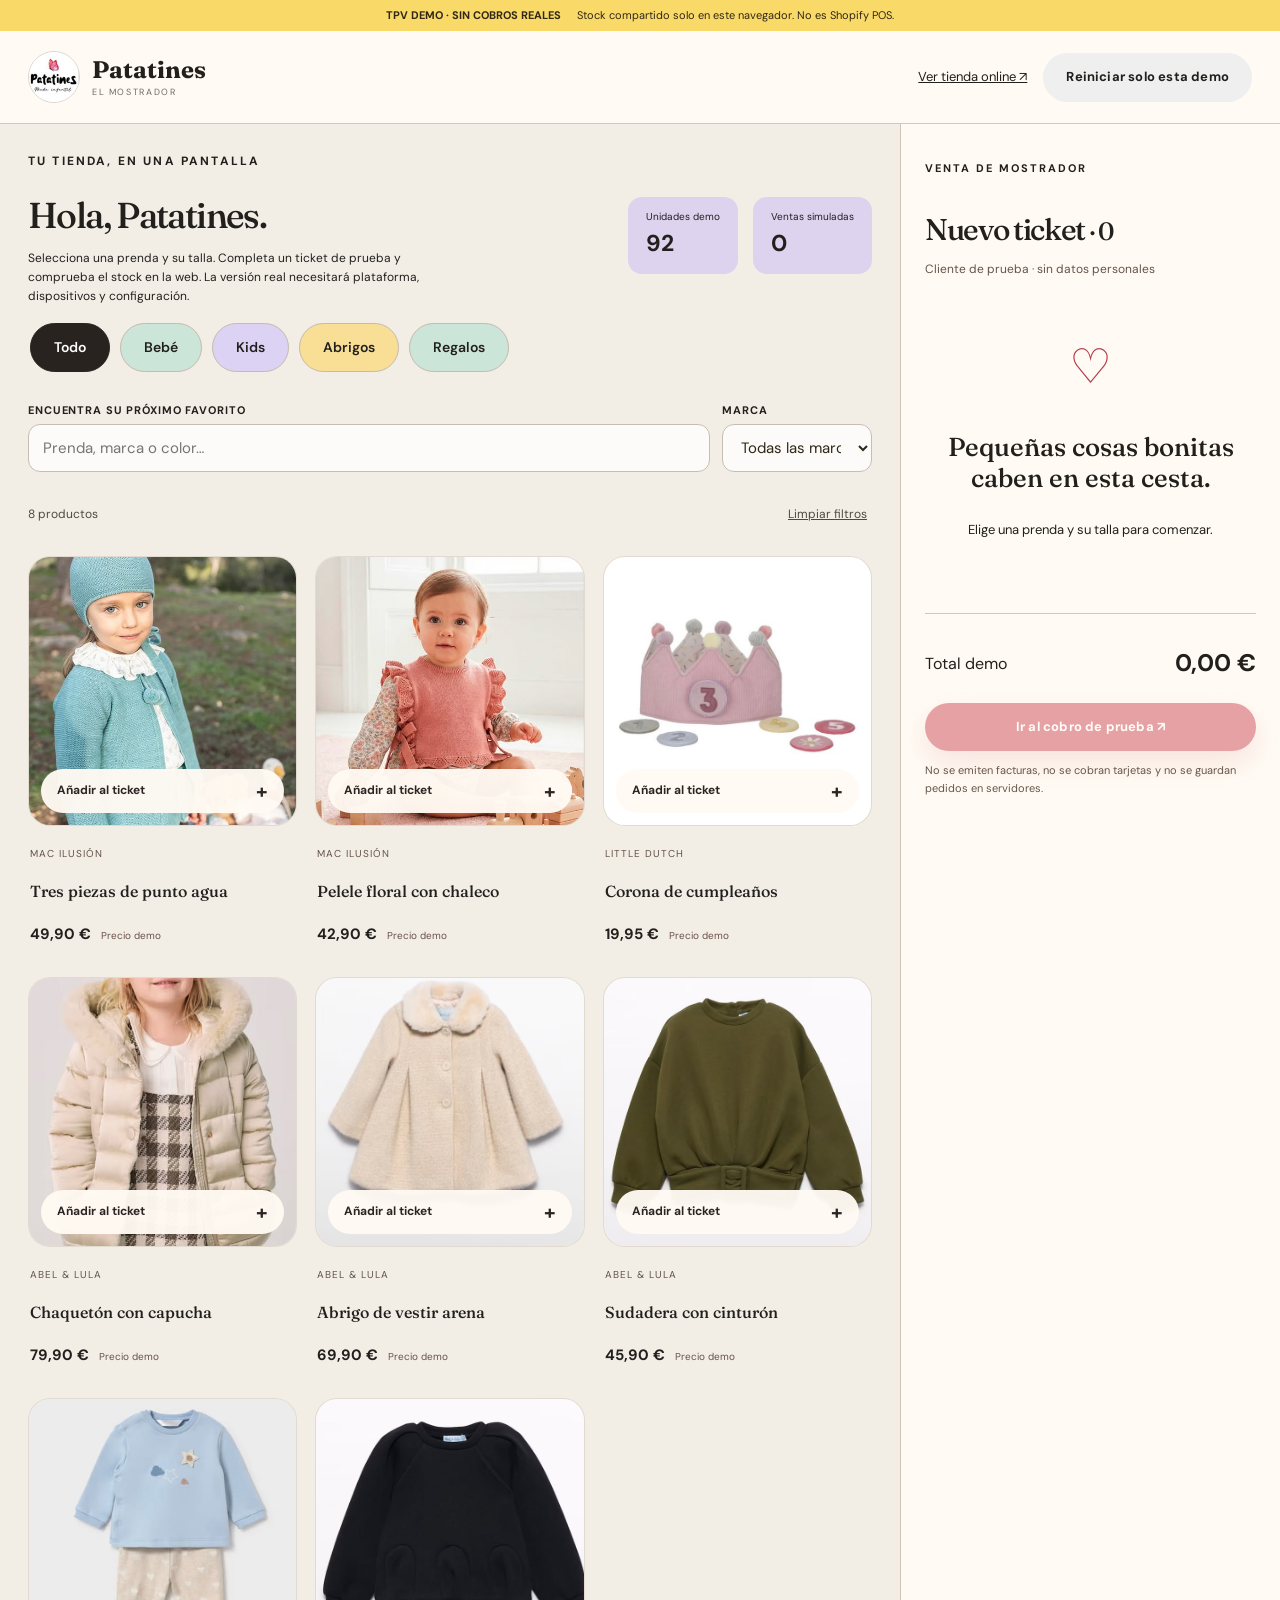
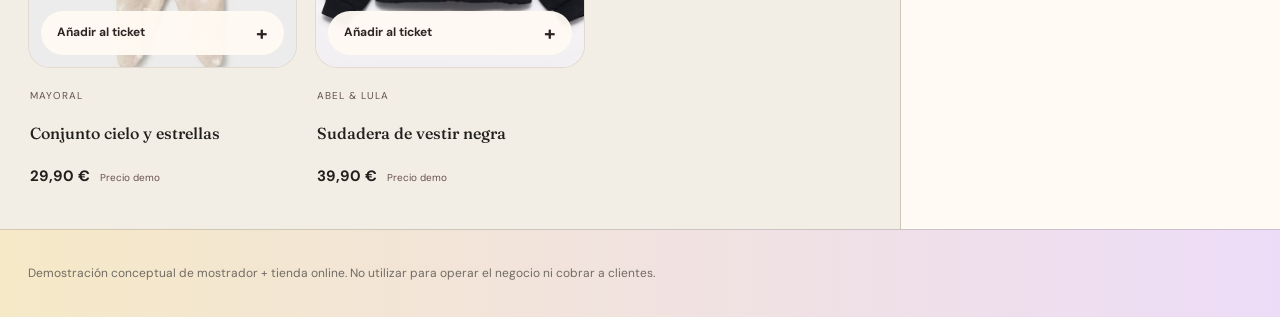
<file: tpv.html>
<!doctype html><html lang="es"><head><meta charset="utf-8"><meta name="viewport" content="width=device-width,initial-scale=1"><meta name="robots" content="noindex,nofollow"><title>Mostrador Patatines · TPV de demostración</title><link rel="icon" href="favicon.svg"><link rel="preconnect" href="https://fonts.googleapis.com"><link href="https://fonts.googleapis.com/css2?family=DM+Sans:wght@400;500;600;700&family=Fraunces:opsz,wght@9..144,500;9..144,600&display=swap" rel="stylesheet"><link rel="stylesheet" href="styles.css?v=20260925-mobile-motion"><link rel="stylesheet" href="shop.css?v=20260925-shop"></head>
<body class="pos-page" data-mode="pos"><a class="skip-link" href="#mostrador">Saltar al mostrador</a><div class="demo-bar"><strong>TPV DEMO · SIN COBROS REALES</strong><span>Stock compartido solo en este navegador. No es Shopify POS.</span></div>
<header class="pos-header"><a class="brand" href="index.html"><img src="assets/logo-instagram.jpg" alt="" width="44" height="44"><span><strong>Patatines</strong><small>El mostrador</small></span></a><div><a href="index.html#catalogo">Ver tienda online ↗</a><button class="button" data-reset-demo>Reiniciar solo esta demo</button></div></header>
<main class="pos-layout" id="mostrador"><section class="pos-products"><div class="pos-intro"><div><p class="eyebrow">Tu tienda, en una pantalla</p><h1>Hola, Patatines.</h1><p>Selecciona una prenda y su talla. Completa un ticket de prueba y comprueba el stock en la web. La versión real necesitará plataforma, dispositivos y configuración.</p></div><div class="pos-stats"><div><small>Unidades demo</small><strong id="stock-count">0</strong></div><div><small>Ventas simuladas</small><strong id="sales-count">0</strong></div></div></div>
<div class="shop-categories" aria-label="Filtrar catálogo"><button data-category="all" aria-pressed="true">Todo</button><button data-category="bebe" aria-pressed="false">Bebé</button><button data-category="junior" aria-pressed="false">Kids</button><button data-category="abrigos" aria-pressed="false">Abrigos</button><button data-category="regalos" aria-pressed="false">Regalos</button></div>
<div class="shop-toolbar">
          <label class="shop-search"><span>Encuentra su próximo favorito</span><input type="search" id="shop-search" placeholder="Prenda, marca o color…" autocomplete="off"></label>
          <label class="filter-select"><span>Marca</span><select id="brand-filter"><option value="all">Todas las marcas</option><option>Abel &amp; Lula</option><option>Mac Ilusión</option><option>Mayoral</option><option>Little Dutch</option></select></label>
          <label class="filter-select"><span>Ordenar</span><select id="sort-products"><option value="selected">Selección Patatines</option><option value="low">Precio: menor a mayor</option><option value="high">Precio: mayor a menor</option></select></label>
        </div>
<div class="shop-meta"><p id="product-count" aria-live="polite"></p><button data-reset-filters>Limpiar filtros</button></div><div class="product-grid" id="product-grid"></div></section>
<aside class="pos-ticket" aria-label="Ticket de prueba"><div class="cart-inner"><p class="eyebrow">Venta de mostrador</p><h2>Nuevo ticket <small>· <span data-cart-count>0</span></small></h2><p class="cart-notice">Cliente de prueba · sin datos personales</p><div id="cart-lines" class="cart-lines"></div><div class="cart-summary"><div class="total-line"><span>Total demo</span><strong id="cart-subtotal"></strong></div><button class="button button--coral" id="cart-checkout">Ir al cobro de prueba ↗</button><p class="demo-fine">No se emiten facturas, no se cobran tarjetas y no se guardan pedidos en servidores.</p></div></div></aside></main>
<footer><p>Demostración conceptual de mostrador + tienda online. No utilizar para operar el negocio ni cobrar a clientes.</p></footer>
<dialog id="product-modal" class="shop-dialog" aria-labelledby="product-title"><button type="button" class="dialog-close" data-close aria-label="Cerrar ficha de producto">×</button><div id="product-detail" class="product-detail"></div></dialog>
<dialog id="checkout-modal" class="shop-dialog checkout-dialog" aria-labelledby="checkout-title">
    <button type="button" class="dialog-close" data-close aria-label="Cerrar compra de prueba">×</button>
    <div class="checkout-inner">
      <form id="checkout-form">
        <p class="eyebrow">Solo estamos probando</p>
        <h2 id="checkout-title">Cerrar ticket de prueba.</h2>
        <p class="checkout-demo-note">Simulación sin cobros. No introduzcas datos personales ni tarjetas. No se envía ningún pedido a Patatines.</p>
        <fieldset><legend>Método de cobro simulado</legend>
          <label class="delivery-option"><input type="radio" name="delivery" value="pickup" checked><span>Tarjeta · demo<small>No conecta ningún datáfono</small></span></label>
          <label class="delivery-option"><input type="radio" name="delivery" value="cash"><span>Efectivo · demo<small>No registra un movimiento de caja real</small></span></label>
        </fieldset>
        <p>Gastos adicionales <strong id="checkout-shipping"></strong></p>
        <div class="total-line"><span>Total de prueba</span><strong id="checkout-total"></strong></div>
        <p class="field-error" id="checkout-error" role="alert"></p>
        <button type="submit" class="button button--coral">Simular cobro · sin dinero real ↗</button>
        <p class="demo-fine">Importes y stock ficticios. No es un checkout de Shopify ni una pasarela bancaria.</p>
      </form>
      <div id="checkout-success" hidden>
        <div class="success-mark" aria-hidden="true">✓</div><p class="eyebrow">Así de fácil podría ser</p>
        <h2>¡Prueba completada!</h2><p>No se ha cobrado nada ni se ha enviado un pedido.</p>
        <div class="order-receipt"><span id="order-number"></span><strong id="order-total"></strong><small>Sin valor fiscal · simulación local</small></div>
        <p>El stock de prueba se ha actualizado. Puedes verlo también en la demo de caja dentro de este mismo navegador.</p>
        <button type="button" class="button button--ink" data-close>Seguir explorando</button>
      </div>
    </div>
  </dialog>
<div class="shop-toast" id="shop-toast" role="status" aria-live="polite"></div>
<script src="catalog.js?v=20260925-shop"></script><script src="shop.js?v=20260925-shop"></script></body></html>
</file>
<file: styles.css>
:root {
  --paper: #fffaf3;
  --paper-warm: #f6eadf;
  --ink: #22201d;
  --muted: #716b64;
  --coral: #f25f68;
  --coral-dark: #c83f4c;
  --butter: #f5c852;
  --mint: #b9d7cd;
  --lilac: #c6afe8;
  --peach: #ffd1bd;
  --sun: #ffe18a;
  --sky: #c9e7f6;
  --mint-bright: #bfe4d3;
  --lilac-bright: #ddcff5;
  --rose: #ffc3d0;
  --line: rgba(34, 32, 29, .16);
  --shadow: 0 28px 70px rgba(76, 48, 32, .14);
  --radius: 28px;
  --serif: "Fraunces", Georgia, serif;
  --sans: "DM Sans", Arial, sans-serif;
}

* { box-sizing: border-box; }
html { scroll-behavior: smooth; }
[id] { scroll-margin-top: 92px; }
body { margin: 0; color: var(--ink); background: var(--paper); font-family: var(--sans); font-size: 16px; line-height: 1.6; overflow-x: hidden; }
body.menu-open { overflow: hidden; }
img { display: block; max-width: 100%; }
a { color: inherit; text-decoration: none; }
button, input { font: inherit; }
button, a { -webkit-tap-highlight-color: transparent; }
button { color: inherit; }
::selection { background: var(--coral); color: white; }
.cursor-aura { display: none; width: 46px; height: 46px; position: fixed; z-index: 450; left: 0; top: 0; pointer-events: none; border: 1px solid rgba(242,95,104,.7); border-radius: 50%; opacity: 0; background: radial-gradient(circle, rgba(255,225,138,.3), rgba(242,95,104,.08) 52%, transparent 54%); box-shadow: 0 0 28px rgba(242,95,104,.16); transition: opacity .2s ease, width .2s ease, height .2s ease, background-color .2s ease; will-change: transform; }
.cursor-aura.is-active { opacity: 1; }
.cursor-aura.is-over-action { width: 64px; height: 64px; background: rgba(255,225,138,.2); }
.click-spark { width: 8px; height: 8px; position: fixed; z-index: 460; left: 0; top: 0; pointer-events: none; border-radius: 2px; background: var(--spark-color, var(--coral)); animation: click-spark .72s cubic-bezier(.16,1,.3,1) both; }

.skip-link { position: fixed; left: 14px; top: 14px; transform: translateY(-140%); background: var(--ink); color: white; padding: 10px 14px; border-radius: 99px; z-index: 300; }
.skip-link:focus { transform: translateY(0); }

.intro { position: fixed; inset: 0; z-index: 500; display: grid; place-content: center; justify-items: center; background: var(--paper); transition: opacity .45s ease, visibility .45s ease; }
.intro.is-hidden { opacity: 0; visibility: hidden; pointer-events: none; }
.intro__mark { width: 106px; height: 106px; display: grid; place-items: center; position: relative; background: var(--coral); color: white; border-radius: 50%; font: 700 54px/1 var(--serif); animation: intro-pop .7s cubic-bezier(.16, 1, .3, 1) both; }
.intro__mark svg { position: absolute; width: 66px; right: -34px; top: -18px; fill: var(--butter); transform: rotate(16deg); }
.intro p { margin: 24px 0 0; color: var(--muted); font-size: 12px; font-weight: 700; letter-spacing: .14em; text-transform: uppercase; animation: fade-up .5s .2s ease both; }

.announcement { height: 36px; overflow: hidden; background: var(--ink); color: white; font-size: 11px; font-weight: 700; letter-spacing: .12em; text-transform: uppercase; }
.announcement__track { min-width: max-content; height: 100%; display: flex; align-items: center; gap: 28px; padding-left: 28px; animation: ticker 24s linear infinite; }
.announcement i { width: 5px; height: 5px; border-radius: 50%; background: var(--coral); }

.site-header { height: 86px; padding: 0 clamp(20px, 5vw, 72px); display: flex; align-items: center; justify-content: space-between; gap: 30px; position: sticky; top: 0; z-index: 100; background: rgba(255, 252, 246, .82); backdrop-filter: blur(18px); border-bottom: 1px solid transparent; transition: transform .35s ease, border-color .25s ease, box-shadow .25s ease; }
.site-header.is-scrolled { border-color: var(--line); box-shadow: 0 9px 34px rgba(60, 35, 20, .06); }
.site-header.is-hidden { transform: translateY(-102%); }
.brand { display: inline-flex; align-items: center; gap: 12px; flex: 0 0 auto; }
.brand img { width: 52px; height: 52px; border-radius: 50%; object-fit: cover; border: 1px solid var(--line); }
.brand span { display: grid; line-height: 1; }
.brand strong { font: 700 24px/1 var(--serif); }
.brand small { margin-top: 6px; font-size: 9px; letter-spacing: .18em; text-transform: uppercase; color: var(--muted); }
.desktop-nav { display: flex; align-items: center; gap: clamp(20px, 3vw, 42px); margin-left: auto; }
.desktop-nav a { position: relative; font-size: 13px; font-weight: 600; }
.desktop-nav a::after { content: ""; position: absolute; left: 0; right: 100%; bottom: -7px; height: 2px; background: var(--coral); transition: right .25s ease; }
.desktop-nav a:hover::after, .desktop-nav a:focus-visible::after { right: 0; }

.button { min-height: 48px; display: inline-flex; align-items: center; justify-content: center; gap: 14px; padding: 13px 22px; border: 1px solid transparent; border-radius: 999px; font-size: 13px; font-weight: 700; letter-spacing: .015em; cursor: pointer; transition: transform .25s ease, background-color .25s ease, box-shadow .25s ease, color .25s ease; }
.button:hover { transform: translateY(-3px); }
.button:focus-visible, .text-link:focus-visible, button:focus-visible, a:focus-visible { outline: 3px solid rgba(242, 95, 104, .35); outline-offset: 4px; }
.button--ink { background: var(--ink); color: white; box-shadow: 0 10px 25px rgba(34, 32, 29, .15); }
.button--ink:hover { background: #000; box-shadow: 0 14px 30px rgba(34, 32, 29, .2); }
.button--coral { background: var(--coral-dark); color: white; box-shadow: 0 12px 28px rgba(200, 63, 76, .25); }
.button--coral:hover { background: #aa2937; box-shadow: 0 16px 32px rgba(170, 41, 55, .26); }
.text-link { display: inline-flex; align-items: center; gap: 10px; font-size: 13px; font-weight: 700; border-bottom: 1px solid var(--ink); padding-bottom: 3px; }
.text-link span { transition: transform .2s ease; }
.text-link:hover span { transform: translate(3px, -3px); }
.menu-toggle { display: none; width: 48px; height: 48px; border: 1px solid var(--line); border-radius: 50%; background: transparent; align-items: center; justify-content: center; flex-direction: column; gap: 7px; cursor: pointer; }
.menu-toggle span { width: 18px; height: 1px; background: var(--ink); transition: transform .25s ease; }
.menu-toggle[aria-expanded="true"] span:first-child { transform: translateY(4px) rotate(45deg); }
.menu-toggle[aria-expanded="true"] span:last-child { transform: translateY(-4px) rotate(-45deg); }
.mobile-menu { position: fixed; inset: 86px 0 0; padding: 44px 24px 90px; background: var(--paper); z-index: 99; }
.mobile-menu:not([hidden]) { display: flex; flex-direction: column; }
.mobile-menu a { padding: 14px 0; font: 600 clamp(30px, 10vw, 48px)/1.1 var(--serif); border-bottom: 1px solid var(--line); }
.mobile-menu a:last-child { margin-top: 30px; padding: 16px 20px; font: 700 14px/1 var(--sans); text-align: center; color: white; background: var(--coral); border: 0; border-radius: 99px; }

.hero { min-height: calc(100svh - 122px); padding: clamp(40px, 6vw, 90px) clamp(20px, 5vw, 72px) clamp(70px, 8vw, 120px); display: grid; grid-template-columns: minmax(0, .92fr) minmax(440px, 1.08fr); align-items: center; gap: clamp(30px, 6vw, 90px); position: relative; isolation: isolate; overflow: hidden; background: radial-gradient(circle at 7% 82%, rgba(191, 228, 211, .92), transparent 27%), radial-gradient(circle at 91% 8%, rgba(255, 225, 138, .9), transparent 31%), linear-gradient(135deg, #fffaf0 0%, #ffe9e1 58%, #eee3fb 100%); background-size: 140% 140%; animation: gradient-drift 17s ease-in-out infinite alternate; }
.hero__wash { position: absolute; width: 55vw; aspect-ratio: 1; right: -13vw; top: -12vw; border-radius: 50%; z-index: -2; background: radial-gradient(circle at 36% 38%, #ffe49d, rgba(250, 196, 179, .65) 36%, rgba(198, 175, 232, .32) 62%, transparent 70%); filter: blur(3px); }
.eyebrow { display: flex; align-items: center; gap: 10px; margin: 0 0 22px; font-size: 11px; font-weight: 700; letter-spacing: .18em; text-transform: uppercase; }
.eyebrow > span { width: 28px; height: 1px; background: currentColor; }
h1, h2, h3, p { overflow-wrap: break-word; }
h1, h2 { margin: 0; font-family: var(--serif); font-weight: 600; letter-spacing: -.045em; line-height: .96; }
h1 { font-size: clamp(60px, 8vw, 124px); }
h1 em, h2 em { font-weight: 500; color: var(--coral); }
.hero__lead { max-width: 590px; margin: 28px 0 0; color: var(--muted); font-size: clamp(16px, 1.4vw, 20px); line-height: 1.65; }
.hero__actions { display: flex; align-items: center; gap: 28px; margin-top: 34px; flex-wrap: wrap; }
.hero__note { display: flex; align-items: center; gap: 16px; margin-top: 46px; }
.hero__note p { margin: 0; font-size: 12px; line-height: 1.45; color: var(--muted); }
.hero__note strong { color: var(--ink); }
.avatar-stack { display: flex; }
.avatar-stack span { width: 38px; height: 38px; display: grid; place-items: center; margin-right: -9px; border-radius: 50%; border: 3px solid var(--paper); font: 700 10px/1 var(--sans); }
.avatar-stack span:nth-child(1) { background: var(--butter); }.avatar-stack span:nth-child(2) { background: var(--mint); }.avatar-stack span:nth-child(3) { background: var(--lilac); }

.hero__visual { --mx: 0px; --my: 0px; min-height: clamp(500px, 52vw, 720px); position: relative; }
.photo { margin: 0; overflow: hidden; background: #eee; box-shadow: var(--shadow); }
.photo img { width: 100%; height: 100%; object-fit: cover; }
.photo--main { position: absolute; inset: 4% 6% 3% 19%; border-radius: 46% 46% 28px 28px; transform: translate(var(--mx), var(--my)) rotate(2deg); transition: transform .6s cubic-bezier(.16,1,.3,1); }
.photo--small { position: absolute; width: 30%; aspect-ratio: .8; border: 8px solid var(--paper); border-radius: 150px 150px 22px 22px; transform: translate(calc(var(--mx) * -.8), calc(var(--my) * -.8)); transition: transform .7s cubic-bezier(.16,1,.3,1); }
.photo--small img { object-fit: cover; }
.photo--crown { left: 0; top: 18%; }
.photo--crown figcaption { position: absolute; inset: auto 8px 8px; padding: 9px 10px; border-radius: 12px; background: rgba(255,255,255,.88); backdrop-filter: blur(8px); font: 600 9px/1.2 var(--sans); text-align: center; }
.photo--baby { width: 25%; right: 0; bottom: 0; aspect-ratio: .72; transform: translate(calc(var(--mx) * .8), calc(var(--my) * -.9)) rotate(5deg); }
.hero__stamp { width: 112px; height: 112px; position: absolute; z-index: 3; right: 2%; top: 0; display: flex; flex-direction: column; align-items: center; justify-content: center; border: 1px solid var(--ink); border-radius: 50%; background: var(--butter); transform: rotate(9deg); text-align: center; text-transform: uppercase; font-size: 8px; letter-spacing: .08em; animation: gentle-spin 18s linear infinite; }
.hero__stamp strong { font: 700 17px/1.15 var(--serif); text-transform: none; letter-spacing: -.02em; }
.butterfly { position: absolute; z-index: 4; fill: var(--coral); filter: drop-shadow(0 8px 10px rgba(242,95,104,.2)); }
.butterfly--one { width: 68px; left: 8%; bottom: 4%; animation: butterfly-float 5s ease-in-out infinite; }
.butterfly--two { width: 48px; right: 5%; top: 23%; fill: var(--lilac); animation: butterfly-float 4.2s 1s ease-in-out infinite reverse; }
.toy-stage { width: clamp(190px, 18vw, 265px); position: absolute; z-index: 7; left: -5%; bottom: -2%; pointer-events: none; filter: drop-shadow(0 18px 18px rgba(66, 42, 31, .18)); animation: toy-arrive .9s 1.05s cubic-bezier(.16, 1, .3, 1) both; }
.toy-stage svg { width: 100%; overflow: visible; transform: translate3d(var(--toy-x, 0), var(--toy-y, 0), 0); transition: transform .7s cubic-bezier(.16,1,.3,1); }
.toy-stage__bubble { position: absolute; z-index: 2; left: 3%; top: 5%; padding: 9px 14px; border: 1px solid rgba(34, 32, 29, .13); border-radius: 18px 18px 5px 18px; background: rgba(255,255,255,.94); box-shadow: 0 10px 24px rgba(70,45,30,.11); font: 700 12px/1 var(--sans); animation: toy-bubble 3.4s ease-in-out infinite; }
.toy__shadow { fill: rgba(43, 30, 27, .16); filter: blur(3px); }
.toy__bob { transform-box: fill-box; transform-origin: center bottom; animation: toy-bob 3.2s ease-in-out infinite; }
.toy--mint .toy__bob { animation-delay: -.75s; }
.toy__arm { transform-box: fill-box; transform-origin: 20% 80%; }
.toy__arm--wave { animation: toy-wave 2.6s 1.3s ease-in-out infinite; }
.toy__arm--wave-late { animation-delay: 2.1s; }
.toy__eyes { transform-box: fill-box; transform-origin: center; animation: toy-blink 4.8s ease-in-out infinite; }
.toy__eyes--late { animation-delay: -2.1s; }
.toy__sparkle { transform-box: fill-box; transform-origin: center; animation: toy-sparkle 2.2s ease-in-out infinite; }
.toy__sparkle--two { animation-delay: -.8s; }
.toy__sparkle--three { animation-delay: -1.45s; }
.mobile-greeting { display: none; }

.brand-ribbon { padding: 26px clamp(20px, 5vw, 72px); display: grid; grid-template-columns: .45fr 1.55fr; align-items: center; gap: 32px; border-top: 1px solid var(--line); border-bottom: 1px solid var(--line); background: linear-gradient(90deg, var(--sun) 0%, var(--rose) 50%, var(--lilac-bright) 100%); }
.brand-ribbon__label { font-size: 10px; font-weight: 700; letter-spacing: .16em; text-transform: uppercase; color: var(--muted); }
.brand-ribbon__names { display: flex; justify-content: space-between; align-items: center; gap: 18px; font: 600 clamp(17px, 2.1vw, 30px)/1 var(--serif); }
.brand-ribbon__names i { width: 5px; height: 5px; flex: 0 0 auto; border-radius: 50%; background: var(--coral); }

.section { padding: clamp(90px, 11vw, 170px) clamp(20px, 6vw, 96px); }
.section-heading { display: grid; grid-template-columns: 1.05fr .65fr; gap: 80px; align-items: end; margin-bottom: 68px; }
.section-heading .eyebrow { grid-column: 1 / -1; margin-bottom: -44px; }
.section-heading h2, .editorial__intro h2, .gift-builder h2, .store h2, .faq h2, .final-cta h2 { font-size: clamp(50px, 6.7vw, 104px); }
.section-heading > p:last-child { max-width: 360px; margin: 0 0 8px; color: var(--muted); font-size: 17px; }

.age-finder { position: relative; isolation: isolate; background: radial-gradient(circle at 94% 12%, rgba(242, 95, 104, .2), transparent 25%), radial-gradient(circle at 3% 91%, rgba(127, 199, 169, .52), transparent 28%), linear-gradient(135deg, #fff0c9 0%, #fbd6df 48%, #e2d6f6 100%); background-size: 145% 145%; animation: gradient-drift 15s -5s ease-in-out infinite alternate; }
.age-finder__panel { display: grid; grid-template-columns: .42fr 1.58fr; gap: 26px; }
.age-tabs { display: flex; flex-direction: column; gap: 8px; }
.age-tab { min-height: 94px; padding: 18px 22px; display: flex; flex-direction: column; align-items: flex-start; justify-content: center; border: 1px solid transparent; border-radius: 18px; background: transparent; font: 600 19px/1.2 var(--serif); text-align: left; cursor: pointer; transition: background .25s ease, border-color .25s ease, transform .25s ease; }
.age-tab span { margin-bottom: 8px; font: 700 9px/1 var(--sans); letter-spacing: .14em; text-transform: uppercase; color: var(--muted); }
.age-tab:hover { transform: translateX(5px); }
.age-tab.is-active { background: var(--paper); border-color: var(--line); box-shadow: 0 14px 34px rgba(80,48,27,.06); }
.age-card { min-height: 548px; position: relative; display: grid; grid-template-columns: 1fr 1fr; overflow: hidden; background: var(--paper); border-radius: var(--radius); box-shadow: 0 30px 70px rgba(83,51,31,.1); }
.confetti-burst { width: 1px; height: 1px; position: absolute; z-index: 8; left: 73%; top: 51%; pointer-events: none; }
.confetti-burst i { --x: 70px; --y: -90px; --r: 160deg; width: 10px; height: 10px; position: absolute; left: -5px; top: -5px; border-radius: 3px; opacity: 0; background: var(--coral); }
.confetti-burst i:nth-child(2) { --x: 110px; --y: -35px; --r: 240deg; border-radius: 50%; background: var(--butter); }
.confetti-burst i:nth-child(3) { --x: 90px; --y: 68px; --r: 310deg; background: var(--mint); }
.confetti-burst i:nth-child(4) { --x: 24px; --y: 102px; --r: 190deg; border-radius: 50%; background: var(--lilac); }
.confetti-burst i:nth-child(5) { --x: -58px; --y: 82px; --r: -220deg; background: var(--butter); }
.confetti-burst i:nth-child(6) { --x: -102px; --y: 9px; --r: -290deg; border-radius: 50%; background: var(--coral); }
.confetti-burst i:nth-child(7) { --x: -72px; --y: -72px; --r: -180deg; background: var(--mint); }
.confetti-burst i:nth-child(8) { --x: -8px; --y: -112px; --r: 260deg; border-radius: 50%; background: var(--lilac); }
.age-card.is-celebrating .confetti-burst i { animation: confetti-pop .8s cubic-bezier(.16,1,.3,1) both; animation-delay: calc((var(--confetti-index, 0)) * 22ms); }
.confetti-burst i:nth-child(2) { --confetti-index: 1; }.confetti-burst i:nth-child(3) { --confetti-index: 2; }.confetti-burst i:nth-child(4) { --confetti-index: 3; }.confetti-burst i:nth-child(5) { --confetti-index: 4; }.confetti-burst i:nth-child(6) { --confetti-index: 5; }.confetti-burst i:nth-child(7) { --confetti-index: 6; }.confetti-burst i:nth-child(8) { --confetti-index: 7; }
.age-card__image-wrap { min-height: 470px; position: relative; overflow: hidden; background: var(--mint); }
.age-card__image-wrap::after { content: ""; position: absolute; inset: 0; box-shadow: inset 0 0 0 1px rgba(255,255,255,.25); pointer-events: none; }
.age-card__image-wrap img { width: 100%; height: 100%; object-fit: cover; transition: opacity .18s ease, transform .5s ease; }
.age-card__image-wrap img.is-changing { opacity: 0; transform: scale(1.04); }
.age-card__number { position: absolute; left: 20px; bottom: 10px; color: rgba(255,255,255,.82); font: 600 clamp(70px, 9vw, 140px)/1 var(--serif); }
.age-card__body { padding: clamp(36px, 5vw, 72px); display: flex; flex-direction: column; align-items: flex-start; justify-content: center; }
.age-card__kicker { margin: 0 0 16px; color: var(--coral); font-size: 10px; font-weight: 700; letter-spacing: .15em; text-transform: uppercase; }
.age-card h3 { margin: 0; font: 600 clamp(32px, 3.4vw, 54px)/1.05 var(--serif); letter-spacing: -.035em; }
.age-card__body > p:not(.age-card__kicker) { color: var(--muted); margin: 24px 0; }
.tag-list { display: flex; flex-wrap: wrap; gap: 8px; margin-bottom: 28px; }
.tag-list span { padding: 6px 11px; border: 1px solid var(--line); border-radius: 99px; font-size: 10px; font-weight: 700; text-transform: uppercase; letter-spacing: .08em; }

.editorial { display: grid; grid-template-columns: 1fr 1fr; grid-template-rows: auto auto; gap: clamp(18px, 2.6vw, 40px); background: linear-gradient(180deg, #fff8eb 0%, #ffe8ad 29%, #facbd5 66%, #cce7db 100%); background-size: 125% 125%; border-top: 1px solid rgba(255, 255, 255, .56); border-bottom: 1px solid var(--line); animation: gradient-drift 18s -8s ease-in-out infinite alternate; }
.editorial__intro { padding: 18px 4vw 40px 0; align-self: center; }
.editorial__intro p:not(.eyebrow) { max-width: 520px; margin: 28px 0; color: var(--muted); font-size: 17px; }
.look-card { --shift-x: 0px; --shift-y: 0px; --pointer-x: 50%; --pointer-y: 50%; min-height: 560px; position: relative; overflow: hidden; border-radius: var(--radius); isolation: isolate; }
.look-card::before { content: ""; position: absolute; inset: 0; z-index: 1; opacity: 0; background: radial-gradient(circle at var(--pointer-x) var(--pointer-y), rgba(255,255,255,.34), transparent 29%); transition: opacity .3s ease; pointer-events: none; }
.look-card::after { content: ""; position: absolute; inset: 0; z-index: 0; background: linear-gradient(to top, rgba(20,13,10,.75), rgba(20,13,10,0) 60%); }
.look-card img { width: 100%; height: 100%; object-fit: cover; transform: translate3d(var(--shift-x), var(--shift-y), 0) scale(1.025); transition: transform .75s cubic-bezier(.16,1,.3,1); }
.look-card:hover::before { opacity: 1; }
.look-card:hover img { transform: translate3d(var(--shift-x), var(--shift-y), 0) scale(1.075); }
.look-card > div { position: absolute; z-index: 2; inset: auto 30px 28px; color: white; }
.look-card small { font-size: 9px; font-weight: 700; letter-spacing: .14em; text-transform: uppercase; }
.look-card h3 { margin: 10px 0 14px; font: 600 clamp(33px, 4vw, 58px)/.98 var(--serif); letter-spacing: -.04em; }
.look-card div span { font-size: 11px; font-weight: 700; border-bottom: 1px solid rgba(255,255,255,.75); }
.look-card > a { position: absolute; inset: 0; z-index: 3; }
.look-card--large { min-height: 730px; }
.look-card--wide { grid-column: 1 / -1; min-height: 520px; }
.look-card--wide img { object-position: center 43%; }

.gift-builder { display: grid; grid-template-columns: .85fr 1.15fr; gap: clamp(50px, 9vw, 140px); align-items: center; background: radial-gradient(circle at 17% 17%, rgba(242, 95, 104, .38), transparent 30%), radial-gradient(circle at 91% 80%, rgba(155, 119, 214, .38), transparent 34%), linear-gradient(135deg, #211d1c 0%, #39211f 50%, #241d38 100%); background-size: 135% 135%; color: var(--paper); animation: gradient-drift 16s -3s ease-in-out infinite alternate; }
.gift-builder__visual { position: relative; }
.gift-builder__frame { overflow: hidden; border-radius: 48% 48% 28px 28px; background: white; transform: rotate(-3deg); }
.gift-builder__frame img { width: 100%; aspect-ratio: .86; object-fit: cover; transition: transform .7s ease; }
.gift-builder__frame:hover img { transform: scale(1.04) rotate(1deg); }
.gift-builder__visual > p { margin: 30px 0 0; font: 500 clamp(25px, 3vw, 40px)/1.15 var(--serif); text-align: center; }
.gift-builder__visual em { color: var(--butter); }
.gift-builder h2 em { color: var(--butter); }
.builder-step { padding: 27px 0; border-bottom: 1px solid rgba(255,255,255,.16); }
.builder-step__top { display: flex; align-items: baseline; gap: 18px; margin-bottom: 17px; }
.builder-step__top span { color: var(--coral); font: 600 12px/1 var(--serif); }
.builder-step__top p { margin: 0; font-weight: 700; }
.choice-grid { display: flex; flex-wrap: wrap; gap: 8px; }
.choice-grid button { padding: 10px 15px; border: 1px solid rgba(255,255,255,.24); border-radius: 99px; background: transparent; color: white; font-size: 12px; cursor: pointer; transition: background .2s ease, color .2s ease, border-color .2s ease; }
.choice-grid button:hover, .choice-grid button.is-selected { background: var(--paper); color: var(--ink); border-color: var(--paper); }
.builder-result { margin-top: 26px; padding: 24px; position: relative; overflow: hidden; border-radius: 20px; background: rgba(255,255,255,.075); }
.builder-result::after { content: ""; position: absolute; inset: -40%; pointer-events: none; opacity: 0; background: radial-gradient(circle, rgba(255,225,138,.52), transparent 48%); transform: scale(.5); }
.builder-result.is-celebrating::after { animation: result-glow .8s ease-out both; }
.builder-result > span { color: var(--butter); font-size: 10px; font-weight: 700; letter-spacing: .14em; text-transform: uppercase; }
.builder-result p { margin: 8px 0 18px; color: rgba(255,255,255,.68); font-size: 13px; }
.builder-result .is-disabled { opacity: .35; pointer-events: none; }

.service-strip { display: grid; grid-template-columns: repeat(3, 1fr); padding: 38px clamp(20px, 6vw, 96px); border-bottom: 1px solid var(--line); background: linear-gradient(90deg, #ffe6a0 0%, #ffcdd7 50%, #d9cdf3 100%); }
.service-strip article { min-height: 84px; display: flex; align-items: center; justify-content: center; gap: 18px; padding: 15px 30px; border-right: 1px solid var(--line); }
.service-strip article:last-child { border-right: 0; }
.service-strip svg { width: 35px; fill: none; stroke: var(--coral); stroke-width: 1.5; }
.service-strip article div { display: grid; }
.service-strip strong { font: 600 20px/1.2 var(--serif); }
.service-strip span { color: var(--muted); font-size: 11px; }

.store { display: grid; grid-template-columns: 1fr 1fr; gap: clamp(50px, 10vw, 150px); align-items: center; background: radial-gradient(circle at 10% 10%, rgba(255, 255, 255, .56), transparent 31%), linear-gradient(135deg, #bfe4d3 0%, #f7ced4 50%, #e3d5f5 100%); background-size: 140% 140%; animation: gradient-drift 17s -11s ease-in-out infinite alternate; }
.store__map { min-height: 590px; position: relative; overflow: hidden; border-radius: var(--radius); background: var(--mint); }
.map-grid { position: absolute; inset: 0; opacity: .32; background-image: linear-gradient(rgba(255,255,255,.7) 1px, transparent 1px), linear-gradient(90deg, rgba(255,255,255,.7) 1px, transparent 1px); background-size: 50px 50px; transform: rotate(12deg) scale(1.3); }
.map-road { position: absolute; height: 24px; background: rgba(255,255,255,.78); border: 1px solid rgba(34,32,29,.08); }
.map-road--one { width: 125%; left: -10%; top: 46%; transform: rotate(-14deg); }
.map-road--two { width: 100%; left: 15%; top: 35%; transform: rotate(66deg); }
.map-pin { position: absolute; left: 52%; top: 47%; width: 76px; height: 76px; display: grid; place-items: center; border-radius: 50% 50% 50% 8px; background: var(--coral); color: white; transform: rotate(-45deg); box-shadow: 0 16px 30px rgba(87,50,37,.2); }
.map-pin span { transform: rotate(45deg); font: 700 30px/1 var(--serif); }
.map-pin i { position: absolute; width: 118px; height: 18px; border-radius: 50%; background: rgba(34,32,29,.16); filter: blur(6px); right: -42px; bottom: -32px; transform: rotate(45deg); }
.store__map > p { position: absolute; left: 32px; bottom: 24px; margin: 0; font: 500 34px/1 var(--serif); }
.store__map > p strong { font: 700 11px/1 var(--sans); letter-spacing: .2em; }
.store__content > p:not(.eyebrow) { max-width: 520px; margin: 28px 0 32px; color: var(--muted); font-size: 17px; }
.store address { display: grid; padding: 25px 0; border-top: 1px solid var(--line); border-bottom: 1px solid var(--line); font-style: normal; }
.store address span { margin-bottom: 8px; color: var(--coral); font-size: 9px; font-weight: 700; letter-spacing: .16em; text-transform: uppercase; }
.store address strong { font: 600 clamp(22px, 2.5vw, 34px)/1.3 var(--serif); }
.store__actions { display: flex; align-items: center; gap: 25px; margin-top: 28px; }

.faq { display: grid; grid-template-columns: .7fr 1.3fr; gap: clamp(60px, 10vw, 160px); align-items: start; background: linear-gradient(155deg, #fff6e7 0%, #f8e3bb 47%, #d7ebf2 100%); background-size: 140% 140%; animation: gradient-drift 18s -6s ease-in-out infinite alternate; }
.faq__heading { position: sticky; top: 120px; }
.faq__list { border-top: 1px solid var(--line); }
.faq details { border-bottom: 1px solid var(--line); }
.faq summary { min-height: 96px; display: flex; align-items: center; justify-content: space-between; gap: 22px; list-style: none; cursor: pointer; font: 600 clamp(19px, 2vw, 26px)/1.25 var(--serif); }
.faq summary::-webkit-details-marker { display: none; }
.faq summary span { width: 24px; height: 24px; position: relative; flex: 0 0 auto; }
.faq summary span::before, .faq summary span::after { content: ""; position: absolute; left: 3px; right: 3px; top: 11px; height: 1px; background: var(--ink); transition: transform .25s ease; }
.faq summary span::after { transform: rotate(90deg); }
.faq details[open] summary span::after { transform: rotate(0); }
.faq details p { max-width: 720px; margin: -10px 50px 28px 0; color: var(--muted); }

.final-cta { --cta-x: 0px; --cta-y: 0px; min-height: 680px; padding: clamp(100px, 13vw, 190px) 20px; position: relative; isolation: isolate; display: flex; flex-direction: column; align-items: center; justify-content: center; overflow: hidden; text-align: center; background: linear-gradient(135deg, #ffe27f 0%, #ffb7c4 42%, #d1bbed 70%, #adddcc 100%); background-size: 150% 150%; animation: gradient-drift 14s ease-in-out infinite alternate; }
.final-cta__orb { position: absolute; z-index: -1; width: min(72vw, 850px); aspect-ratio: 1; border-radius: 50%; background: radial-gradient(circle, rgba(255,255,255,.76) 0 18%, rgba(255,255,255,.28) 50%, transparent 71%); filter: blur(7px); animation: breathe 7s ease-in-out infinite; }
.final-cta > .eyebrow, .final-cta h2, .final-cta__actions { position: relative; z-index: 2; }
.final-cta h2 { max-width: 1100px; }
.final-cta__actions { display: flex; align-items: center; gap: 28px; margin-top: 36px; }
.party-stickers { position: absolute; inset: 0; z-index: 1; pointer-events: none; transform: translate3d(var(--cta-x), var(--cta-y), 0); transition: transform .8s cubic-bezier(.16,1,.3,1); }
.sticker { position: absolute; display: grid; place-items: center; color: white; font-family: var(--sans); font-weight: 700; line-height: 1; filter: drop-shadow(0 12px 16px rgba(71,43,47,.14)); animation: sticker-float 4.6s ease-in-out infinite; }
.sticker--one { --r: -13deg; width: 96px; height: 96px; left: 8%; top: 20%; border-radius: 30px; background: var(--coral); font-size: 42px; }
.sticker--two { --r: 12deg; width: 78px; height: 78px; right: 11%; top: 19%; border-radius: 50% 50% 50% 12px; background: #8d72c5; font-size: 30px; animation-delay: -.9s; }
.sticker--three { --r: 8deg; width: 112px; height: 112px; left: 12%; bottom: 14%; border-radius: 50%; background: #78bca7; font-size: 52px; animation-delay: -1.8s; }
.sticker--four { --r: -8deg; width: 58px; height: 58px; right: 18%; bottom: 16%; border-radius: 18px; background: #f0b946; color: #f25f68; font-size: 22px; animation-delay: -2.4s; }
.sticker--five { --r: 17deg; right: 5%; top: 49%; color: #f25f68; font-size: 62px; animation-delay: -3.1s; }

footer { padding: 38px clamp(20px, 5vw, 72px); display: flex; align-items: center; justify-content: space-between; gap: 30px; border-top: 1px solid var(--line); background: linear-gradient(90deg, #f5e9c7 0%, #eddcf7 100%); }
.brand--footer img { width: 44px; height: 44px; }
.brand--footer strong { font-size: 20px; }
footer > p { color: var(--muted); font-size: 12px; }
footer > div { display: flex; gap: 22px; font-size: 12px; font-weight: 700; }
footer > div a:hover { color: var(--coral); }
.mascot-helper { position: fixed; z-index: 118; right: 22px; bottom: 22px; display: flex; align-items: center; gap: 10px; opacity: 0; pointer-events: none; transform: translateY(22px) scale(.82); transition: opacity .35s ease, transform .55s cubic-bezier(.16,1,.3,1); }
.mascot-helper.is-visible { opacity: 1; pointer-events: auto; transform: translateY(0) scale(1); }
.mascot-helper__bubble { padding: 12px 15px; border: 1px solid rgba(34,32,29,.12); border-radius: 18px 18px 5px 18px; background: rgba(255,255,255,.94); box-shadow: 0 14px 35px rgba(53,34,28,.16); font-size: 12px; font-weight: 700; backdrop-filter: blur(10px); transition: transform .25s ease; }
.mascot-helper:hover .mascot-helper__bubble { transform: translateX(-4px); }
.mascot-helper:hover .helper-doll { animation: helper-cheer .6s cubic-bezier(.16,1,.3,1) both; }
.helper-doll { width: 68px; height: 68px; position: relative; flex: 0 0 auto; overflow: visible; border: 4px solid white; border-radius: 50%; background: #d89882; box-shadow: 0 16px 32px rgba(53,34,28,.22); animation: helper-bob 3.2s ease-in-out infinite; }
.helper-doll__hair { position: absolute; left: -2px; right: -2px; top: -2px; height: 34px; border-radius: 36px 36px 18px 18px; background: #3d2e2c; transform: rotate(-3deg); }
.helper-doll__hair::after { content: ""; position: absolute; width: 21px; height: 25px; right: 2px; top: 17px; border-radius: 0 0 18px 18px; background: #3d2e2c; transform: rotate(-13deg); }
.helper-doll__eyes { position: absolute; left: 20px; top: 33px; width: 5px; height: 5px; border-radius: 50%; background: var(--ink); box-shadow: 21px 0 0 var(--ink); transform-origin: center; animation: helper-blink 4.5s ease-in-out infinite; }
.helper-doll__smile { position: absolute; width: 17px; height: 9px; left: 23px; top: 46px; border-bottom: 2px solid #6e3d38; border-radius: 0 0 18px 18px; }
.helper-doll__bow { position: absolute; z-index: 2; width: 15px; height: 13px; right: -3px; top: 6px; border-radius: 80% 20% 80% 20%; background: var(--butter); transform: rotate(24deg); }
.helper-doll__bow::after { content: ""; position: absolute; width: 15px; height: 13px; left: 9px; top: 7px; border-radius: 20% 80% 20% 80%; background: var(--butter); }
.mobile-sticky { display: none; }

.js .reveal { opacity: 0; transform: translateY(28px); transition: opacity .75s ease, transform .75s cubic-bezier(.16,1,.3,1); }
.js .reveal.is-visible { opacity: 1; transform: translateY(0); }
.js .age-finder__panel.reveal .age-tab { opacity: 0; transform: translateX(-16px); }
.js .age-finder__panel.reveal.is-visible .age-tab { animation: item-pop .62s cubic-bezier(.16,1,.3,1) both; }
.js .age-finder__panel.reveal.is-visible .age-tab:nth-child(2) { animation-delay: 80ms; }
.js .age-finder__panel.reveal.is-visible .age-tab:nth-child(3) { animation-delay: 160ms; }
.js .age-finder__panel.reveal.is-visible .age-tab:nth-child(4) { animation-delay: 240ms; }
.js .service-strip.reveal article { opacity: 0; transform: translateY(18px); }
.js .service-strip.reveal.is-visible article { animation: item-pop .65s cubic-bezier(.16,1,.3,1) both; }
.js .service-strip.reveal.is-visible article:nth-child(2) { animation-delay: 100ms; }
.js .service-strip.reveal.is-visible article:nth-child(3) { animation-delay: 200ms; }

@keyframes intro-pop { from { opacity: 0; transform: scale(.6) rotate(-14deg); } to { opacity: 1; transform: scale(1) rotate(0); } }
@keyframes fade-up { from { opacity: 0; transform: translateY(10px); } }
@keyframes ticker { to { transform: translateX(-50%); } }
@keyframes gentle-spin { 50% { transform: rotate(2deg); } }
@keyframes butterfly-float { 0%,100% { transform: translate(0,0) rotate(-8deg); } 50% { transform: translate(10px,-18px) rotate(9deg); } }
@keyframes breathe { 50% { transform: scale(1.05) rotate(2deg); } }
@keyframes toy-arrive { from { opacity: 0; transform: translateY(38px) scale(.72) rotate(-6deg); } to { opacity: 1; transform: translateY(0) scale(1) rotate(0); } }
@keyframes toy-bob { 0%,100% { transform: translateY(0) rotate(-1deg); } 50% { transform: translateY(-8px) rotate(1.5deg); } }
@keyframes toy-bubble { 0%,100% { transform: translateY(0) rotate(-4deg); } 50% { transform: translateY(-7px) rotate(1deg); } }
@keyframes toy-wave { 0%,38%,100% { transform: rotate(0); } 8% { transform: rotate(18deg); } 16% { transform: rotate(-9deg); } 24% { transform: rotate(16deg); } 32% { transform: rotate(-4deg); } }
@keyframes toy-blink { 0%,91%,95%,100% { transform: scaleY(1); } 93% { transform: scaleY(.08); } }
@keyframes toy-sparkle { 0%,100% { opacity: .35; transform: scale(.72) rotate(0); } 50% { opacity: 1; transform: scale(1.18) rotate(18deg); } }
@keyframes sticker-float { 0%,100% { transform: translateY(0) rotate(var(--r)); } 50% { transform: translateY(-18px) rotate(calc(var(--r) + 7deg)); } }
@keyframes helper-bob { 0%,100% { transform: translateY(0) rotate(-3deg); } 50% { transform: translateY(-7px) rotate(3deg); } }
@keyframes helper-blink { 0%,90%,94%,100% { transform: scaleY(1); } 92% { transform: scaleY(.1); } }
@keyframes helper-cheer { 0% { transform: translateY(0) rotate(-3deg) scale(1); } 45% { transform: translateY(-16px) rotate(10deg) scale(1.08); } 72% { transform: translateY(-4px) rotate(-8deg) scale(1.03); } 100% { transform: translateY(0) rotate(0) scale(1); } }
@keyframes gradient-drift { 0% { background-position: 0% 20%; } 50% { background-position: 100% 80%; } 100% { background-position: 20% 100%; } }
@keyframes confetti-pop { 0% { opacity: 0; transform: translate3d(0,0,0) scale(.2) rotate(0); } 18% { opacity: 1; } 100% { opacity: 0; transform: translate3d(var(--x),var(--y),0) scale(1) rotate(var(--r)); } }
@keyframes result-glow { 0% { opacity: 0; transform: scale(.45); } 35% { opacity: 1; } 100% { opacity: 0; transform: scale(1.35); } }
@keyframes item-pop { from { opacity: 0; transform: translateY(20px) scale(.96); } to { opacity: 1; transform: translateY(0) scale(1); } }
@keyframes click-spark { 0% { opacity: 0; transform: translate3d(-4px,-4px,0) scale(.2) rotate(0); } 18% { opacity: 1; } 100% { opacity: 0; transform: translate3d(var(--spark-x),var(--spark-y),0) scale(.9) rotate(var(--spark-r)); } }
@keyframes mobile-greeting-in { from { opacity: 0; transform: translate3d(36px,-12px,0) scale(.65) rotate(8deg); } to { opacity: 1; transform: translate3d(0,0,0) scale(1) rotate(0); } }
@keyframes mobile-face-hop { 0%,100% { transform: translateY(0) rotate(-4deg); } 45% { transform: translateY(-9px) rotate(5deg); } 60% { transform: translateY(-5px) rotate(-2deg); } }
@keyframes mobile-star-dance { 0%,100% { transform: scale(.8) rotate(-12deg); } 50% { transform: scale(1.18) rotate(18deg); } }
@keyframes mobile-photo-float { 0%,100% { transform: translate3d(0,0,0) rotate(2deg); } 50% { transform: translate3d(0,-14px,0) rotate(-.5deg); } }
@keyframes mobile-card-float { 0%,100% { transform: translate3d(0,0,0) rotate(-3deg); } 50% { transform: translate3d(8px,-17px,0) rotate(3deg); } }
@keyframes mobile-baby-float { 0%,100% { transform: translate3d(0,0,0) rotate(5deg); } 50% { transform: translate3d(-7px,-13px,0) rotate(1deg); } }
@keyframes mobile-stamp-wiggle { 0%,100% { transform: rotate(9deg) scale(1); } 35% { transform: rotate(2deg) scale(1.06); } 65% { transform: rotate(13deg) scale(.98); } }
@keyframes mobile-wash-pulse { 0%,100% { transform: scale(1) translate3d(0,0,0); opacity: .82; } 50% { transform: scale(1.16) translate3d(-5%,4%,0); opacity: 1; } }
@keyframes brand-sway { from { transform: translateX(0); } to { transform: translateX(-42%); } }

@media (pointer: fine) {
  .cursor-aura { display: block; }
}

@media (max-width: 1100px) {
  .desktop-nav { display: none; }
  .menu-toggle { display: flex; }
  .header-cta { margin-left: auto; }
  .hero { grid-template-columns: .9fr 1.1fr; }
  .hero__visual { min-height: 560px; }
  .age-finder__panel { grid-template-columns: 1fr; }
  .age-tabs { display: grid; grid-template-columns: repeat(4, 1fr); }
  .age-tab { min-height: 86px; padding: 14px; }
  .age-tab:hover { transform: translateY(-3px); }
  .gift-builder { grid-template-columns: .8fr 1.2fr; gap: 50px; }
}

@media (max-width: 820px) {
  .site-header { height: 74px; padding: 0 18px; }
  .brand img { width: 46px; height: 46px; }
  .brand strong { font-size: 20px; }
  .brand small { font-size: 8px; }
  .header-cta { display: none; }
  .mobile-menu { inset: 74px 0 0; }
  .hero { min-height: auto; grid-template-columns: 1fr; padding-top: 60px; }
  .hero__visual { min-height: min(118vw, 680px); }
  .photo--main { inset: 3% 5% 4% 13%; }
  .photo--crown { width: 30%; top: 13%; }
  .photo--baby { right: 0; }
  .toy-stage { width: 180px; left: -2%; bottom: -3%; }
  .brand-ribbon { grid-template-columns: 1fr; gap: 18px; text-align: center; }
  .brand-ribbon__names { flex-wrap: wrap; justify-content: center; }
  .section-heading { grid-template-columns: 1fr; gap: 24px; }
  .section-heading .eyebrow { grid-column: auto; margin-bottom: 0; }
  .age-tabs { grid-template-columns: 1fr 1fr; }
  .age-card { grid-template-columns: 1fr; }
  .age-card__image-wrap { min-height: 430px; }
  .editorial { grid-template-columns: 1fr; }
  .look-card--wide { grid-column: auto; }
  .look-card, .look-card--large, .look-card--wide { min-height: 620px; }
  .gift-builder { grid-template-columns: 1fr; }
  .gift-builder__visual { max-width: 560px; margin: auto; }
  .service-strip { grid-template-columns: 1fr; }
  .service-strip article { justify-content: flex-start; border-right: 0; border-bottom: 1px solid var(--line); }
  .service-strip article:last-child { border-bottom: 0; }
  .store { grid-template-columns: 1fr; }
  .store__map { min-height: 480px; }
  .faq { grid-template-columns: 1fr; gap: 50px; }
  .faq__heading { position: static; }
  .mascot-helper { display: none; }
  footer { align-items: flex-start; flex-wrap: wrap; }
  footer > p { order: 3; flex-basis: 100%; }
}

@media (max-width: 560px) {
  body { padding-bottom: 68px; }
  .announcement { height: 32px; }
  .site-header { top: 0; }
  .hero { padding-left: 18px; padding-right: 18px; padding-bottom: 78px; background-size: 195% 195%; animation-duration: 7.5s; }
  .hero__wash { animation: mobile-wash-pulse 5.2s ease-in-out infinite; }
  .mobile-greeting { position: absolute; z-index: 9; right: 14px; top: 10px; display: flex; align-items: center; animation: mobile-greeting-in .72s 1.05s cubic-bezier(.16,1,.3,1) both; }
  .mobile-greeting__bubble { margin-right: -7px; padding: 7px 10px; position: relative; z-index: 4; border: 1px solid rgba(34,32,29,.12); border-radius: 15px 15px 4px 15px; background: white; box-shadow: 0 8px 20px rgba(65,42,34,.13); font-size: 9px; font-weight: 700; animation: toy-bubble 2.8s ease-in-out infinite; }
  .mobile-greeting__face { width: 43px; height: 43px; position: relative; z-index: 3; margin-left: -6px; border: 3px solid white; border-radius: 50%; background: #d89882; box-shadow: 0 9px 18px rgba(60,38,31,.16); animation: mobile-face-hop 2.3s ease-in-out infinite; }
  .mobile-greeting__face--mint { z-index: 2; background: #c98b76; animation-delay: -.8s; }
  .mobile-greeting__face::before { content: ""; position: absolute; left: -1px; right: -1px; top: -1px; height: 20px; border-radius: 24px 24px 10px 10px; background: #3d2e2c; }
  .mobile-greeting__face--mint::before { height: 14px; top: -3px; border-radius: 18px 18px 5px 5px; background: var(--butter); box-shadow: 0 5px 0 #68473d; }
  .mobile-greeting__face i { width: 3px; height: 3px; position: absolute; left: 12px; top: 24px; border-radius: 50%; background: var(--ink); box-shadow: 13px 0 0 var(--ink); }
  .mobile-greeting__face i::after { content: ""; width: 11px; height: 6px; position: absolute; left: 2px; top: 6px; border-bottom: 2px solid #6e3d38; border-radius: 0 0 12px 12px; }
  .mobile-greeting__star { position: absolute; z-index: 5; right: -5px; bottom: -5px; color: var(--coral); font-size: 17px; animation: mobile-star-dance 1.7s ease-in-out infinite; }
  .hero h1 { font-size: clamp(50px, 15.2vw, 72px); }
  .hero__lead { font-size: 15px; }
  .hero__actions { align-items: stretch; flex-direction: column; gap: 18px; }
  .hero__actions .button { width: 100%; }
  .hero__actions .text-link { align-self: center; }
  .hero__note { margin-top: 32px; }
  .hero__visual { min-height: 127vw; margin-top: 12px; }
  .hero__stamp { width: 90px; height: 90px; right: 0; animation: mobile-stamp-wiggle 3.4s ease-in-out infinite; }
  .photo--main { inset: 7% 2% 2% 12%; border-radius: 46% 46% 22px 22px; animation: mobile-photo-float 5.1s ease-in-out infinite; }
  .photo--crown { top: 29%; width: 31%; border-width: 5px; animation: mobile-card-float 3.8s -1.2s ease-in-out infinite; }
  .photo--crown figcaption { display: none; }
  .photo--baby { width: 27%; animation: mobile-baby-float 4.3s -.7s ease-in-out infinite; }
  .butterfly--one { left: 1%; }
  .toy-stage { width: 148px; left: -3%; bottom: 16%; }
  .toy-stage__bubble { left: 0; top: 2%; padding: 7px 10px; font-size: 10px; }
  .brand-ribbon { overflow: hidden; }
  .brand-ribbon__names { width: max-content; flex-wrap: nowrap; justify-content: flex-start; gap: 12px; font-size: 17px; animation: brand-sway 7s ease-in-out infinite alternate; }
  .brand-ribbon__names i:nth-of-type(even) { display: none; }
  .section { padding: 82px 18px; }
  .age-finder, .editorial, .gift-builder, .store, .faq, .final-cta { background-size: 190% 190%; animation-duration: 8s; }
  .js .reveal { filter: blur(7px); transform: translateY(52px) scale(.94) rotate(1.5deg); transition: opacity .8s ease, transform .85s cubic-bezier(.16,1,.3,1), filter .75s ease; }
  .js .reveal.is-visible { filter: blur(0); transform: translateY(0) scale(1) rotate(0); }
  .section-heading { margin-bottom: 42px; }
  .section-heading h2, .editorial__intro h2, .gift-builder h2, .store h2, .faq h2, .final-cta h2 { font-size: clamp(43px, 14vw, 68px); }
  .age-tabs { display: flex; flex-direction: row; overflow-x: auto; padding-bottom: 8px; scroll-snap-type: x mandatory; }
  .age-tab { min-width: 180px; scroll-snap-align: start; }
  .age-card__image-wrap { min-height: 390px; }
  .confetti-burst { left: 52%; top: 68%; transform: scale(1.15); }
  .age-card__body { padding: 32px 24px; }
  .age-card__body .button { width: 100%; }
  .editorial__intro { padding-right: 0; }
  .look-card, .look-card--large, .look-card--wide { min-height: 500px; }
  .look-card > div { inset: auto 22px 22px; }
  .gift-builder { gap: 55px; }
  .gift-builder__form { order: -1; }
  .choice-grid button { flex: 1 1 calc(50% - 8px); }
  .builder-result .button { width: 100%; }
  .store__map { min-height: 390px; }
  .store__actions { align-items: stretch; flex-direction: column; }
  .store__actions .button { width: 100%; }
  .store__actions .text-link { align-self: center; }
  .faq summary { min-height: 84px; font-size: 19px; }
  .final-cta { min-height: 590px; padding-left: 18px; padding-right: 18px; }
  .final-cta__orb { width: 145vw; }
  .sticker--one { width: 58px; height: 58px; left: 4%; top: 12%; border-radius: 18px; font-size: 26px; }
  .sticker--two { width: 52px; height: 52px; right: 4%; top: 17%; font-size: 22px; }
  .sticker--three { width: 62px; height: 62px; left: 5%; bottom: 11%; font-size: 30px; }
  .sticker--four { width: 42px; height: 42px; right: 7%; bottom: 12%; }
  .sticker--five { right: 2%; top: 48%; font-size: 40px; }
  .final-cta__actions { width: 100%; flex-direction: column; gap: 18px; }
  .final-cta__actions .button { width: 100%; }
  footer { padding: 32px 18px; }
  footer > div { width: 100%; justify-content: space-between; }
  .mascot-helper { right: 8px; bottom: 78px; display: flex; }
  .mascot-helper__bubble { padding: 9px 11px; font-size: 10px; }
  .helper-doll { width: 56px; height: 56px; border-width: 3px; }
  .helper-doll__hair { height: 28px; }
  .helper-doll__eyes { left: 16px; top: 27px; box-shadow: 17px 0 0 var(--ink); }
  .helper-doll__smile { left: 18px; top: 38px; }
  .mobile-sticky { position: fixed; z-index: 120; left: 10px; right: 10px; bottom: 8px; min-height: 58px; padding: 9px 20px; display: flex; align-items: center; justify-content: space-between; border: 1px solid rgba(255,255,255,.16); border-radius: 18px; background: rgba(34,32,29,.94); backdrop-filter: blur(12px); color: white; box-shadow: 0 14px 35px rgba(34,32,29,.26); }
  .mobile-sticky span { font-size: 11px; color: rgba(255,255,255,.66); }
  .mobile-sticky strong { color: var(--butter); font-size: 13px; }
}

@media (prefers-reduced-motion: reduce) {
  html { scroll-behavior: auto; }
  *, *::before, *::after { animation-duration: .01ms !important; animation-iteration-count: 1 !important; transition-duration: .01ms !important; }
  .intro { display: none; }
}
</file>
<file: shop.css>
/* Boutique e-commerce — conserva la identidad cromática de Patatines. */
.sr-only{position:absolute;width:1px;height:1px;overflow:hidden;clip:rect(0,0,0,0);white-space:nowrap}
[hidden]{display:none!important}select{font:inherit}button{cursor:pointer}button:disabled{cursor:not-allowed;opacity:.48}input:focus-visible,select:focus-visible{outline:3px solid #833341;outline-offset:3px}
.demo-bar{background:#f9d967;color:#302716;padding:8px 20px;display:flex;gap:16px;justify-content:center;align-items:center;text-align:center;font-size:11px;line-height:1.4}.demo-bar a{font-weight:700;text-decoration:underline;white-space:nowrap}.demo-bar strong{font-weight:700}
.shop-header-actions{display:flex;align-items:center;gap:9px}.shop-icon{display:flex;gap:8px;align-items:center;justify-content:center;min-width:48px;height:48px;padding:0 13px;background:transparent;border:1px solid var(--line);border-radius:100px}.shop-icon svg,.favorite svg{width:21px;fill:none;stroke:currentColor;stroke-width:1.6}.shop-icon--cart{background:var(--ink);color:white}.shop-icon span{font-size:13px}.site-header{gap:20px}.site-header.is-hidden{transform:none}.hero{min-height:590px;padding-top:52px;padding-bottom:65px}.hero__visual{min-height:490px}.hero__note{margin-top:25px}.hero__lead{max-width:470px}
.shop-section{padding:72px clamp(18px,5vw,72px) 90px;background:linear-gradient(155deg,#ffedf0,#fff7e4 55%,#e5f2e9);position:relative;overflow:hidden}.shop-heading{display:flex;justify-content:space-between;gap:32px;align-items:end;margin-bottom:30px}.shop-heading h2{font:600 clamp(38px,4.5vw,64px)/1.05 var(--serif);margin:8px 0}.shop-heading h2 em{font-weight:500;color:#ad3949}.shop-heading>p{max-width:290px;font-size:14px;color:#51483f}.shop-categories{display:flex;gap:10px;overflow-x:auto;padding:5px 2px 17px;scrollbar-width:thin}.shop-categories button{min-height:48px;flex-shrink:0;border:1px solid #c6b9ae;background:#fff9ed;border-radius:100px;padding:12px 23px;font-size:14px;font-weight:600;transition:background .2s,transform .2s}.shop-categories button:nth-child(3n){background:#dcd3f4}.shop-categories button:nth-child(3n+1){background:#f9df96}.shop-categories button:nth-child(3n+2){background:#cce5d9}.shop-categories button[aria-pressed=true]{background:#29231f;color:#fff;border-color:#29231f}.shop-categories button:hover{transform:translateY(-2px)}
.shop-toolbar{display:grid;grid-template-columns:minmax(190px,1fr) 180px 205px;gap:12px;margin:13px 0 15px}.shop-search,.filter-select{display:flex;flex-direction:column;gap:5px}.shop-toolbar label>span{font-size:11px;font-weight:700;text-transform:uppercase;letter-spacing:.08em}.shop-toolbar input,.shop-toolbar select{width:100%;height:48px;padding:10px 14px;border:1px solid #c7beb3;border-radius:12px;background:rgba(255,255,255,.75);color:#302716;font-size:15px}.shop-meta{display:flex;justify-content:space-between;gap:15px;font-size:12px;color:#51483f;margin:20px 0}.shop-meta button{background:none;border:0;text-decoration:underline;color:inherit;min-height:44px;padding:0 5px}.shop-meta p{margin:auto 0}
.product-grid{display:grid;grid-template-columns:repeat(4,minmax(0,1fr));gap:32px 22px}.product-card{min-width:0;animation:product-enter .35s var(--card-delay,0ms) ease both}.product-photo{position:relative;aspect-ratio:4/5;border-radius:22px;background:#f3eee6;overflow:hidden;border:1px solid rgba(100,75,50,.12)}.product-open{border:0;padding:0;width:100%;height:100%;background:none}.product-photo img{width:100%;height:100%;object-fit:cover;transition:transform .5s}.product-card:hover .product-photo img{transform:scale(1.035)}.product-tag{position:absolute;left:12px;top:12px;font-size:10px;background:#fff8ec;padding:5px 10px;border-radius:100px;max-width:calc(100% - 72px);line-height:1.4}.favorite{position:absolute;right:9px;top:9px;width:44px;height:44px;display:grid;place-items:center;border:1px solid #eee3d5;border-radius:50%;background:#fff8ec;color:#56413f}.favorite.active svg{fill:#ba4354;stroke:#ba4354}.quick-add{position:absolute;left:12px;right:12px;bottom:12px;display:flex;align-items:center;justify-content:space-between;padding:11px 16px;min-height:44px;background:rgba(255,250,243,.96);border:0;border-radius:100px;font-size:12px;font-weight:700;color:#2d2523}.quick-add span{font-size:20px;line-height:1}.product-info{padding:13px 2px}.product-info>span{font-size:10px;letter-spacing:.1em;text-transform:uppercase;color:#635249}.product-info h3{font:500 19px/1.25 var(--serif);margin:5px 0 9px}.product-info h3 button{background:none;border:0;padding:0;text-align:left;font:inherit;min-height:44px}.product-info>div{display:flex;align-items:baseline;gap:10px}.product-info strong{font-size:15px}.product-info small{font-size:10px;color:#6a514b}.product-info p{font-size:11px;color:#665a51;margin:5px 0}.empty-shop{grid-column:1/-1;text-align:center;padding:55px 20px;background:#fff7ed;border:1px dashed #bd9c93;border-radius:24px}.empty-shop>span,.empty-cart>span{font-size:48px;color:#b43b4a}.empty-shop h3,.empty-cart h3{font:500 26px/1.2 var(--serif)}
.shop-story{display:grid;grid-template-columns:1fr 1fr;background:#c9e3d5;border-radius:30px;margin-top:50px;overflow:hidden}.shop-story>div{padding:clamp(26px,4vw,50px)}.shop-story h3{font:500 clamp(30px,3vw,44px)/1.1 var(--serif);margin:12px 0}.shop-story p{font-size:14px}.shop-story .story-side{background:#dbcef1;display:flex;flex-direction:column;justify-content:center}.story-side>a{align-self:start}.demo-fine{font-size:11px!important;color:#665649;line-height:1.6}.shop-modal-open{overflow:hidden}
dialog.shop-dialog{padding:0;border:0;color:var(--ink);background:#fffbf4;border-radius:26px;box-shadow:0 30px 100px #1c12234d;max-height:calc(100dvh - 36px);width: min(920px,calc(100% - 32px));overflow:auto}dialog.shop-dialog::backdrop{background:rgba(28,22,30,.6);backdrop-filter:blur(5px)}.dialog-close{position:sticky;top:14px;float:right;margin:14px 14px -58px 0;z-index:3;width:44px;height:44px;border:1px solid #d1c7bc;border-radius:50%;background:#fffaf3;font-size:26px;line-height:1}.product-detail{display:grid;grid-template-columns:1fr 1.1fr}.detail-image{min-height:100%;background:#efe8dc}.detail-image img{width:100%;height:100%;object-fit:cover}.detail-copy{padding:54px 32px 30px}.detail-copy h2{font:500 clamp(30px,4vw,42px)/1.12 var(--serif);margin:8px 0 20px}.detail-copy>p{font-size:14px;line-height:1.6}.detail-price{font-size:24px!important;font-weight:700}.detail-price small{font-size:11px;font-weight:400}.product-color{font-size:12px!important}.detail-copy fieldset{border:0;padding:0;margin:22px 0 0}.detail-copy legend{font-size:13px;font-weight:700;margin-bottom:10px}.size-options{display:flex;gap:8px;flex-wrap:wrap}.size-options button{min-width:52px;min-height:46px;border:1px solid #b8a99b;border-radius:10px;background:transparent;font-size:13px}.size-options button[aria-pressed=true]{background:#29231f;color:white;border-color:#29231f}.size-options button:disabled{text-decoration:line-through;background:repeating-linear-gradient(45deg,transparent,transparent 6px,#e2d9cf 7px,transparent 8px)}.size-caption{font-size:11px!important;color:#665649}.field-error{color:#a12335;font-size:13px;min-height:20px}.add-product{width:100%;font-size:14px}.detail-faq{padding:17px 0;border-bottom:1px solid #dacfbe;font-size:12px}.detail-faq summary{cursor:pointer;min-height:30px}.source-link{display:inline-block;font-size:12px;text-decoration:underline;margin:15px 0 0}
dialog.cart-dialog{width:min(490px,100%);max-height:100dvh;height:100dvh;margin:0 0 0 auto;border-radius:24px 0 0 24px}.cart-inner{padding:36px 24px;display:flex;flex-direction:column;min-height:100%}.cart-inner h2{font:500 30px/1.2 var(--serif);margin:12px 0}.cart-notice{font-size:12px;color:#645349;margin:0 0 15px}.shipping-meter{background:#ecdfcf;height:5px;border-radius:6px;overflow:hidden}.shipping-meter i{display:block;height:100%;background:#b44250;transition:width .3s}#shipping-progress{font-size:12px}.cart-lines{flex:1}.cart-line{display:grid;grid-template-columns:62px 1fr auto;gap:12px;padding:20px 0;border-bottom:1px solid #ded4c9}.cart-line>img{width:62px;height:82px;object-fit:cover;border-radius:10px}.cart-line h3{font:500 16px/1.2 var(--serif);margin:4px 0}.cart-line small{font-size:10px}.cart-line p{font-size:11px;margin:4px 0}.cart-line>strong{font-size:12px}.quantity{display:flex;align-items:center;gap:6px}.quantity button{min-width:36px;min-height:44px;border:1px solid #d8cebf;border-radius:9px;background:none}.quantity output{width:18px;text-align:center;font-size:12px}.quantity .remove-line{font-size:10px;border:0;text-decoration:underline;margin-left:4px}.empty-cart{text-align:center;padding:35px 12px}.empty-cart p{font-size:13px}.cart-summary{margin-top:24px;border-top:1px solid #d3c7b7;padding-top:18px}.total-line{display:flex;justify-content:space-between;align-items:center;gap:20px;font-size:16px;margin:12px 0 20px}.total-line strong{font-size:24px}.cart-summary>.button{width:100%}.checkout-dialog{max-width:520px}.checkout-inner{padding:42px 28px}.checkout-inner h2{font:500 32px/1.2 var(--serif);margin:8px 0 18px}.checkout-inner p{font-size:13px}.checkout-inner fieldset{padding:0;border:0;display:grid;gap:9px;margin:25px 0}.checkout-inner legend{font-weight:700;font-size:13px;margin-bottom:10px}.delivery-option{border:1px solid #cbbdad;border-radius:14px;padding:16px;display:flex;gap:12px;align-items:start;cursor:pointer;font-size:14px}.delivery-option:has(input:checked){background:#e0efdf;border-color:#799780}.delivery-option input{accent-color:#345943;margin-top:5px}.delivery-option small{display:block;color:#5a5147;font-size:11px}.checkout-demo-note{padding:12px 15px;background:#f9e4ae;border-radius:12px;color:#59431f}.checkout-inner .button{width:100%}.success-mark{width:75px;height:75px;margin:10px auto 24px;display:grid;place-items:center;background:#cce6d7;border-radius:50%;font-size:32px;color:#23543b}#checkout-success{text-align:center}.order-receipt{padding:16px;background:#efe3f5;border-radius:14px;margin:20px 0}.order-receipt strong{display:block;font-size:22px}.shop-toast{position:fixed;z-index:600;left:50%;bottom:90px;transform:translate(-50%,25px);opacity:0;pointer-events:none;background:#29231f;color:white;padding:14px 24px;border-radius:18px;max-width:calc(100% - 30px);width:max-content;font-size:13px;box-shadow:0 12px 40px #29231f40;transition:opacity .2s,transform .2s}.shop-toast.show{opacity:1;transform:translate(-50%,0)}.cart-pop{animation:cart-pop .5s ease}.mobile-sticky{border:0;width:calc(100% - 20px);font:inherit;cursor:pointer}.mascot-helper{z-index:110}.shop-modal-open .mascot-helper,.shop-modal-open .mobile-sticky{visibility:hidden}.motion-pause{position:fixed;left:10px;bottom:10px;z-index:125;background:#fffaf3;color:#40302c;border:1px solid #bba497;border-radius:50%;width:44px;height:44px;font-size:14px}.motion-paused *,.motion-paused *::before,.motion-paused *::after{animation-play-state:paused!important}.motion-paused .cursor-aura{display:none}.shop-modal-open .motion-pause{visibility:hidden}
@keyframes product-enter{from{opacity:0;transform:translateY(14px)}to{opacity:1;transform:translateY(0)}}@keyframes cart-pop{50%{transform:rotate(-8deg) scale(1.1)}}
/* La preview del mostrador no está conectada a hardware ni pagos. */
.pos-page{background:#f2eee6}.pos-header{padding:20px 28px;display:flex;justify-content:space-between;align-items:center;background:#fffaf3;border-bottom:1px solid #d4c8ba;gap:15px}.pos-header>div{display:flex;gap:16px;align-items:center}.pos-header a:not(.brand){font-size:13px;text-decoration:underline}.pos-layout{display:grid;grid-template-columns:minmax(0,1fr) 380px;min-height:calc(100vh - 115px)}.pos-products{padding:28px}.pos-intro{display:flex;justify-content:space-between;align-items:center;gap:20px}.pos-intro h1{font:500 36px/1.2 var(--serif);margin:5px 0}.pos-intro p{font-size:12px;max-width:440px}.pos-stats{display:flex;gap:15px}.pos-stats div{padding:12px 18px;background:#ddd3ee;border-radius:14px;min-width:100px}.pos-stats small{display:block;font-size:10px}.pos-stats strong{font-size:23px}.pos-page .product-grid{grid-template-columns:repeat(3,minmax(0,1fr));gap:18px}.pos-page .product-photo{aspect-ratio:1}.pos-page .product-info h3{font-size:16px}.pos-page .product-tag{display:none}.pos-ticket{background:#fffbf4;border-left:1px solid #d0c5b8}.pos-ticket .cart-inner{position:sticky;top:0;max-height:100dvh;overflow-y:auto;min-height:80vh}.pos-ticket .cart-line{grid-template-columns:45px 1fr}.pos-ticket .cart-line>img{width:45px;height:60px}.pos-ticket .cart-line>strong{grid-column:2}.pos-page .shop-toolbar{grid-template-columns:1fr 150px}.pos-page .filter-select:last-child{display:none}.pos-page footer{font-size:12px;padding:22px 28px}.pos-page .product-info p{display:none}
@media(max-width:1100px){.desktop-nav{gap:16px}.site-header{padding-left:20px;padding-right:20px;gap:15px}.product-grid{grid-template-columns:repeat(3,minmax(0,1fr))}.pos-layout{grid-template-columns:minmax(0,1fr) 335px}.pos-page .product-grid{grid-template-columns:repeat(2,minmax(0,1fr))}.pos-stats{display:none}}
@media(max-width:820px){.hero{min-height:0;padding-bottom:45px}.hero__visual{min-height:410px}.site-header{gap:10px}.shop-header-actions{margin-left:auto}.shop-heading{display:block}.shop-heading>p{max-width:100%}.shop-toolbar{grid-template-columns:1fr 1fr}.shop-search{grid-column:1/-1}.product-grid{grid-template-columns:repeat(2,minmax(0,1fr));gap:22px 14px}.shop-story{grid-template-columns:1fr}.product-detail{grid-template-columns:1fr 1.15fr}.pos-layout{display:block}.pos-ticket{border-top:1px solid #c9bba7}.pos-ticket .cart-inner{min-height:0;max-height:none}.pos-page .product-grid{grid-template-columns:repeat(3,minmax(0,1fr))}.motion-pause{bottom:80px}.demo-bar{padding:9px 12px;font-size:10px}.demo-bar span{max-width:270px}}
@media(max-width:540px){.demo-bar{gap:10px}.brand img{width:38px;height:38px}.brand strong{font-size:21px}.brand small{font-size:8px}.site-header{height:74px;padding:0 14px;gap:8px}.brand{gap:7px}.shop-header-actions{gap:5px}.shop-icon{padding:0 10px;min-width:43px;height:44px}.shop-icon>span.shop-cart-label{display:none}.shop-icon svg{width:18px}.menu-toggle{width:42px;height:44px;flex-shrink:0}.mobile-menu{inset:74px 0 0}.hero{padding:35px 18px 35px}.hero h1{font-size:clamp(46px,12.5vw,65px)}.hero__copy{padding-top:12px}.mobile-greeting{transform:scale(.8);transform-origin:right top;top:4px;right:10px}.hero__lead{font-size:15px}.hero__note{display:none}.hero__actions{gap:12px}.hero__visual{min-height:340px;max-width:340px;width:100%;margin:0 auto}.photo--main{inset:5% 4% 0 15%}.photo--small{width:27%}.photo--crown{top:24%}.toy-stage{width:130px}.hero__stamp{width:78px;height:78px;font-size:9px}.brand-ribbon{padding-top:18px;padding-bottom:18px}.shop-section{padding-top:45px;padding-bottom:45px}.shop-heading h2{font-size:39px}.shop-heading .eyebrow{font-size:10px}.shop-heading>p{font-size:13px}.shop-categories button{padding:11px 18px;font-size:12px}.shop-toolbar{gap:9px}.shop-toolbar input,.shop-toolbar select{font-size:14px}.shop-meta{font-size:11px;align-items:center;margin:9px 0}.shop-meta p{max-width:190px}.product-grid{gap:14px 10px}.product-photo{border-radius:16px}.product-tag{left:8px;top:8px;font-size:8px;max-width:calc(100% - 55px);padding:4px 6px}.favorite{right:4px;top:4px;width:42px;height:42px}.favorite svg{width:18px}.quick-add{left:7px;right:7px;bottom:7px;padding:9px 11px;font-size:11px}.product-info h3{font-size:17px;margin:4px 0}.product-info>span{font-size:9px}.product-info>div{flex-wrap:wrap;gap:3px 8px}.product-info strong{font-size:14px}.product-info small{font-size:9px}.product-info p{font-size:10px}.product-detail{grid-template-columns:1fr}.detail-image{height:300px;min-height:0}.detail-image img{object-fit:contain}.detail-copy{padding:23px}.detail-copy h2{font-size:31px}.dialog-close{top:10px;margin-top:10px;margin-right:10px}.product-detail .eyebrow{font-size:10px}.cart-inner{padding:34px 19px}.cart-line{grid-template-columns:54px 1fr auto;gap:9px}.cart-line>img{width:54px;height:75px}.cart-line>strong{font-size:11px}.cart-line h3{font-size:15px}.quantity .remove-line{font-size:9px}.checkout-inner{padding:45px 23px 25px}.shop-toast{bottom:85px;font-size:12px}.pos-header{padding:15px;align-items:start}.pos-header>div{display:block}.pos-header .button{margin-top:10px;padding:9px 12px;font-size:11px}.pos-products{padding:22px 15px}.pos-intro h1{font-size:30px}.pos-page .product-grid{grid-template-columns:repeat(2,minmax(0,1fr))}.pos-page .product-info h3{font-size:16px}}
@media(prefers-reduced-motion:reduce){.product-card,.cart-pop{animation:none}.shop-toast,.product-photo img{transition:none}}
</file>
